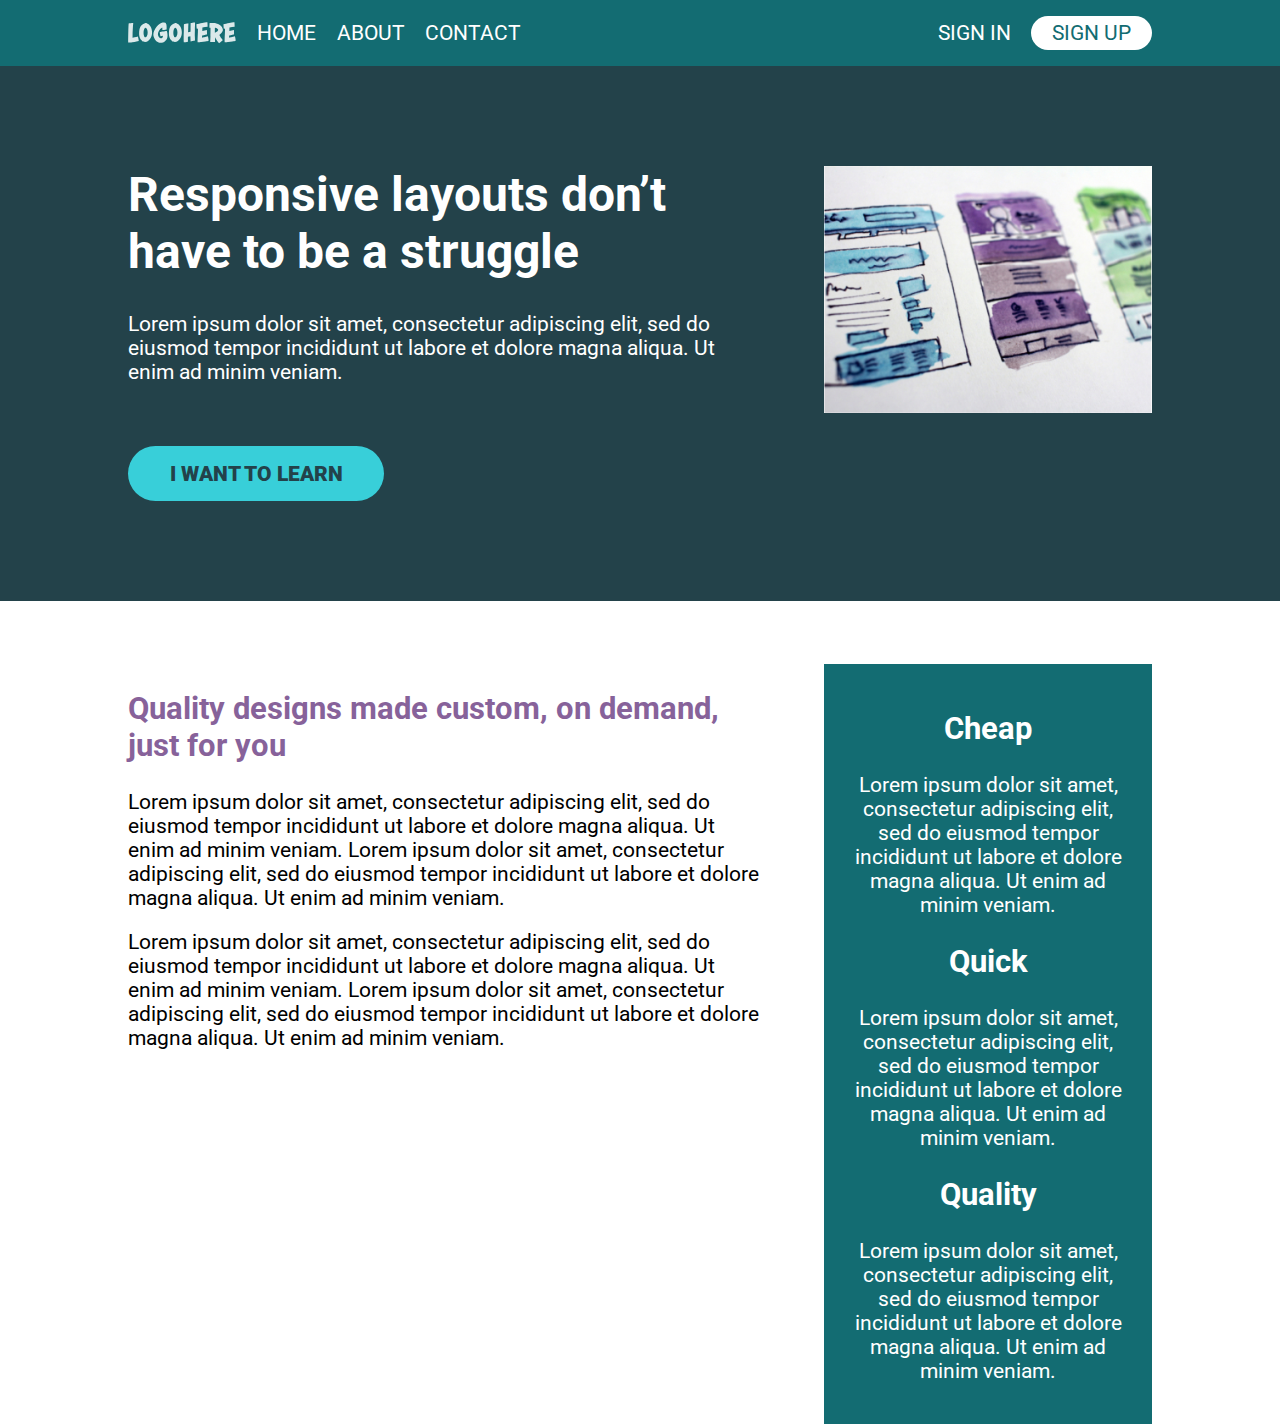
<file: Responsive Designs/Code/adding media query/index.html>
<!DOCTYPE html>
<html lang="en">
<head>
    <meta charset="UTF-8">
    <meta name="viewport" content="width=device-width, initial-scale=1.0">
    <title>Conquering Responsive Layouts</title>
    <link href="https://fonts.googleapis.com/css2?family=Roboto:wght@400;900&display=swap" rel="stylesheet"> 
    <link rel="stylesheet" href="style.css">
</head>
<body>
    <header>
        <div class="container row">
            <a class="logo" href="#">
                <img src="img/logo.svg" alt="conquering responsive websites">
            </a>
            <nav class="nav">
                <ul class="nav__list nav__list--primary">
                    <li class="nav__item"><a href="#" class="nav__link">Home</a></li>
                    <li class="nav__item"><a href="#" class="nav__link">About</a></li>
                    <li class="nav__item"><a href="#" class="nav__link">Contact</a></li>
                </ul>
                <ul class="nav__list nav__list--secondary">
                    <li class="nav__item"><a href="#" class="nav__link">Sign In</a></li>
                    <li class="nav__item"><a href="#" class="nav__link nav__link--button">Sign up</a></li>
                </ul>
            </nav>
    </div>
    </header>

    <section class="hero">
        <div class="container row">
            <div class="hero__text">
                <h1>Responsive layouts don’t have to be a struggle</h1>
                <p>Lorem ipsum dolor sit amet, consectetur adipiscing elit, sed do eiusmod tempor incididunt ut labore et dolore magna aliqua. Ut enim ad minim veniam.</p>
                <a href="#" class="btn">I want to learn</a>
            </div>
            <img src="img/hero-img.jpg" alt="UX design sketches" class="hero__img">
        </div>
    </section> 

    <main class="main container row">
            <section class="primary-content">
                <h2 class="section-title">Quality designs made custom, on demand, just for you</h2>
                <p>Lorem ipsum dolor sit amet, consectetur adipiscing elit, sed do eiusmod tempor incididunt ut labore et dolore magna aliqua. Ut enim ad minim veniam. Lorem ipsum dolor sit amet, consectetur adipiscing elit, sed do eiusmod tempor incididunt ut labore et dolore magna aliqua. Ut enim ad minim veniam.</p>
                <p>Lorem ipsum dolor sit amet, consectetur adipiscing elit, sed do eiusmod tempor incididunt ut labore et dolore magna aliqua. Ut enim ad minim veniam. Lorem ipsum dolor sit amet, consectetur adipiscing elit, sed do eiusmod tempor incididunt ut labore et dolore magna aliqua. Ut enim ad minim veniam.</p>
            </section>
            <aside class="sidebar">
                <h2 class="sidebar-title">Cheap</h2>
                <p>Lorem ipsum dolor sit amet, consectetur adipiscing elit, sed do eiusmod tempor incididunt ut labore et dolore magna aliqua. Ut enim ad minim veniam.</p>

                <h2 class="sidebar-title">Quick</h2>
                <p>Lorem ipsum dolor sit amet, consectetur adipiscing elit, sed do eiusmod tempor incididunt ut labore et dolore magna aliqua. Ut enim ad minim veniam.</p>

                <h2 class="sidebar-title">Quality</h2>
                <p>Lorem ipsum dolor sit amet, consectetur adipiscing elit, sed do eiusmod tempor incididunt ut labore et dolore magna aliqua. Ut enim ad minim veniam.</p>
            </aside>
    </main>

    

</body>
</html>
</file>
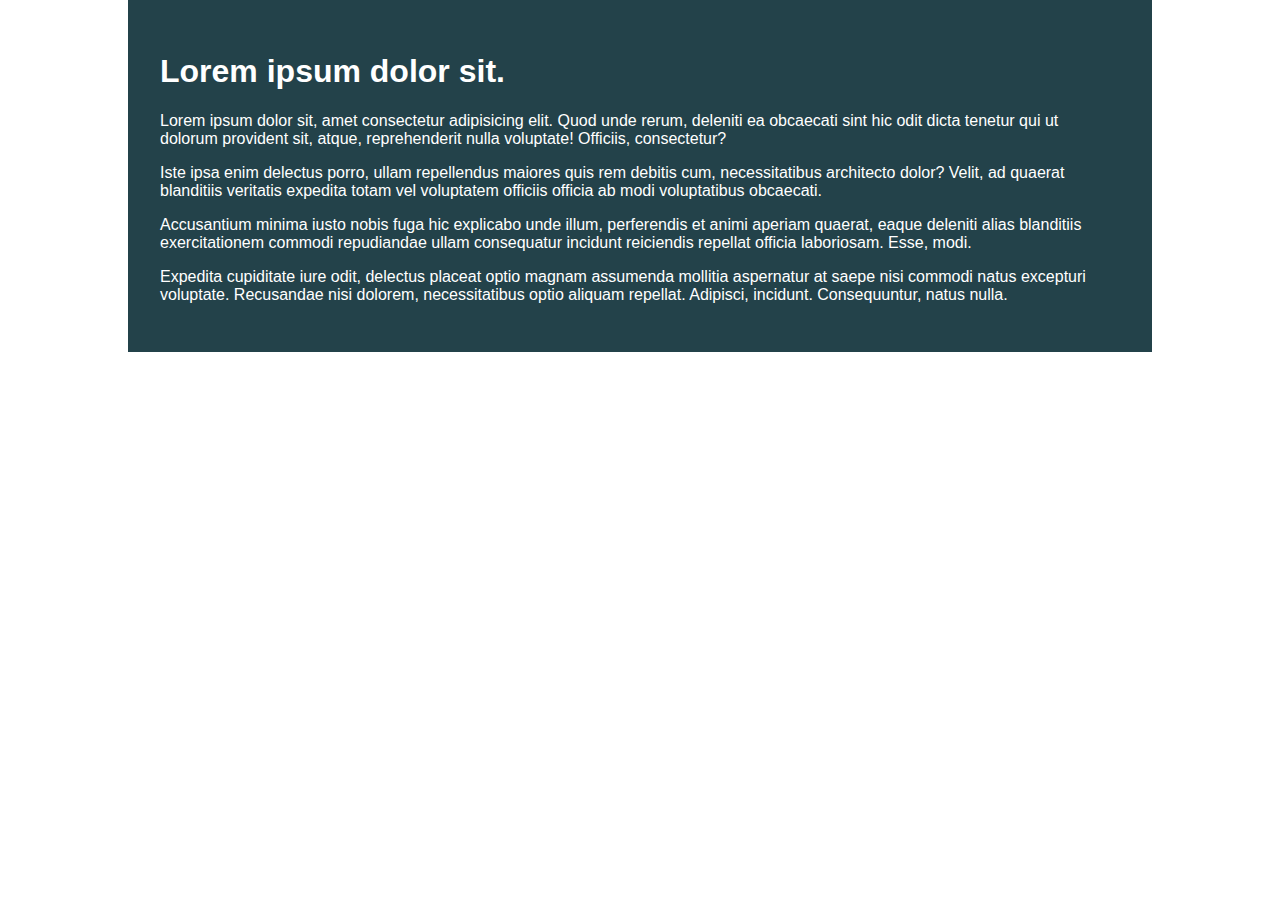
<file: Responsive Designs/Code/challenge01/index.html>
<!DOCTYPE html>
<html lang="en">

<head>
    <meta charset="UTF-8">
    <meta name="viewport" content="width=device-width, initial-scale=1.0">
    <title>Day 01</title>

    <link rel="stylesheet" href="style.css">
</head>

<body>
    <div class="container">
        <div class="intro-content">
            <h1>Lorem ipsum dolor sit.</h1>
            <p>Lorem ipsum dolor sit, amet consectetur adipisicing elit. Quod unde rerum, deleniti ea obcaecati sint hic
                odit dicta tenetur qui ut dolorum provident sit, atque, reprehenderit nulla voluptate! Officiis,
                consectetur?</p>
            <p>Iste ipsa enim delectus porro, ullam repellendus maiores quis rem debitis cum, necessitatibus architecto
                dolor? Velit, ad quaerat blanditiis veritatis expedita totam vel voluptatem officiis officia ab modi
                voluptatibus obcaecati.</p>
            <p>Accusantium minima iusto nobis fuga hic explicabo unde illum, perferendis et animi aperiam quaerat, eaque
                deleniti alias blanditiis exercitationem commodi repudiandae ullam consequatur incidunt reiciendis
                repellat officia laboriosam. Esse, modi.</p>
            <p>Expedita cupiditate iure odit, delectus placeat optio magnam assumenda mollitia aspernatur at saepe nisi
                commodi natus excepturi voluptate. Recusandae nisi dolorem, necessitatibus optio aliquam repellat.
                Adipisci, incidunt. Consequuntur, natus nulla.</p>
        </div>
    </div>
</body>

</html>
</file>
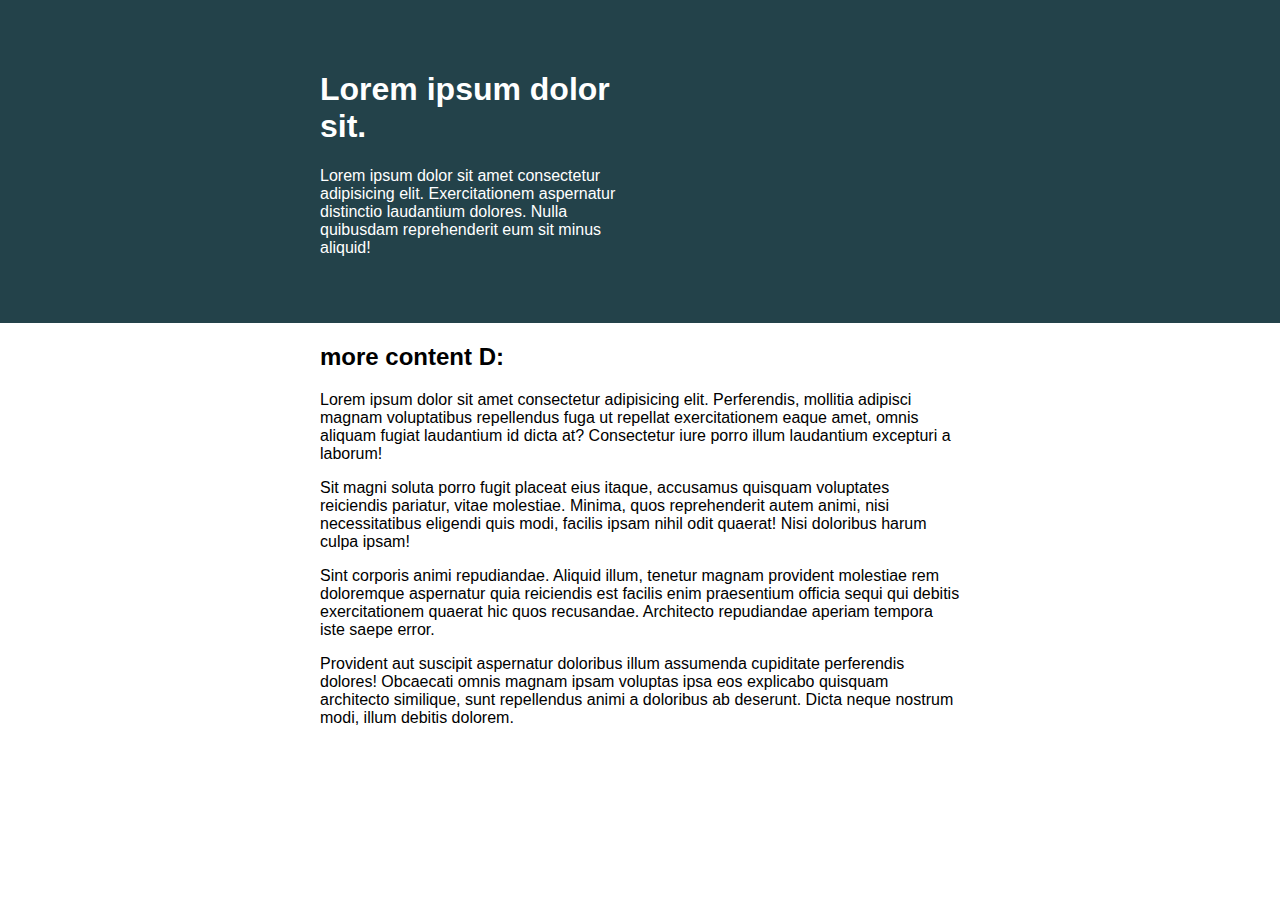
<file: Responsive Designs/Code/challenge02/index.html>
<!DOCTYPE html>
<html lang="en">

<head>
    <meta charset="UTF-8">
    <meta name="viewport" content="width=device-width, initial-scale=1.0">
    <title>Day 01</title>

    <link rel="stylesheet" href="style.css">
</head>

<body>
    <div class="intro">
        <div class="container">
            <div class="intro-content">
                <h1>Lorem ipsum dolor sit.</h1>
                <p>Lorem ipsum dolor sit amet consectetur adipisicing elit. Exercitationem aspernatur distinctio
                    laudantium
                    dolores. Nulla quibusdam reprehenderit eum sit minus aliquid!</p>
            </div>
        </div>
    </div>
    <div class="container">
        <h2>more content D:</h2>
        <p>Lorem ipsum dolor sit amet consectetur adipisicing elit. Perferendis, mollitia adipisci magnam
            voluptatibus repellendus fuga ut repellat exercitationem eaque amet, omnis aliquam fugiat laudantium id
            dicta at? Consectetur iure porro illum laudantium excepturi a laborum!</p>
        <p>Sit magni soluta porro fugit placeat eius itaque, accusamus quisquam voluptates reiciendis pariatur,
            vitae molestiae. Minima, quos reprehenderit autem animi, nisi necessitatibus eligendi quis modi, facilis
            ipsam nihil odit quaerat! Nisi doloribus harum culpa ipsam!</p>
        <p>Sint corporis animi repudiandae. Aliquid illum, tenetur magnam provident molestiae rem doloremque
            aspernatur quia reiciendis est facilis enim praesentium officia sequi qui debitis exercitationem quaerat
            hic quos recusandae. Architecto repudiandae aperiam tempora iste saepe error.</p>
        <p>Provident aut suscipit aspernatur doloribus illum assumenda cupiditate perferendis dolores! Obcaecati
            omnis magnam ipsam voluptas ipsa eos explicabo quisquam architecto similique, sunt repellendus animi a
            doloribus ab deserunt. Dicta neque nostrum modi, illum debitis dolorem.</p>
    </div>
</body>

</html>
</file>
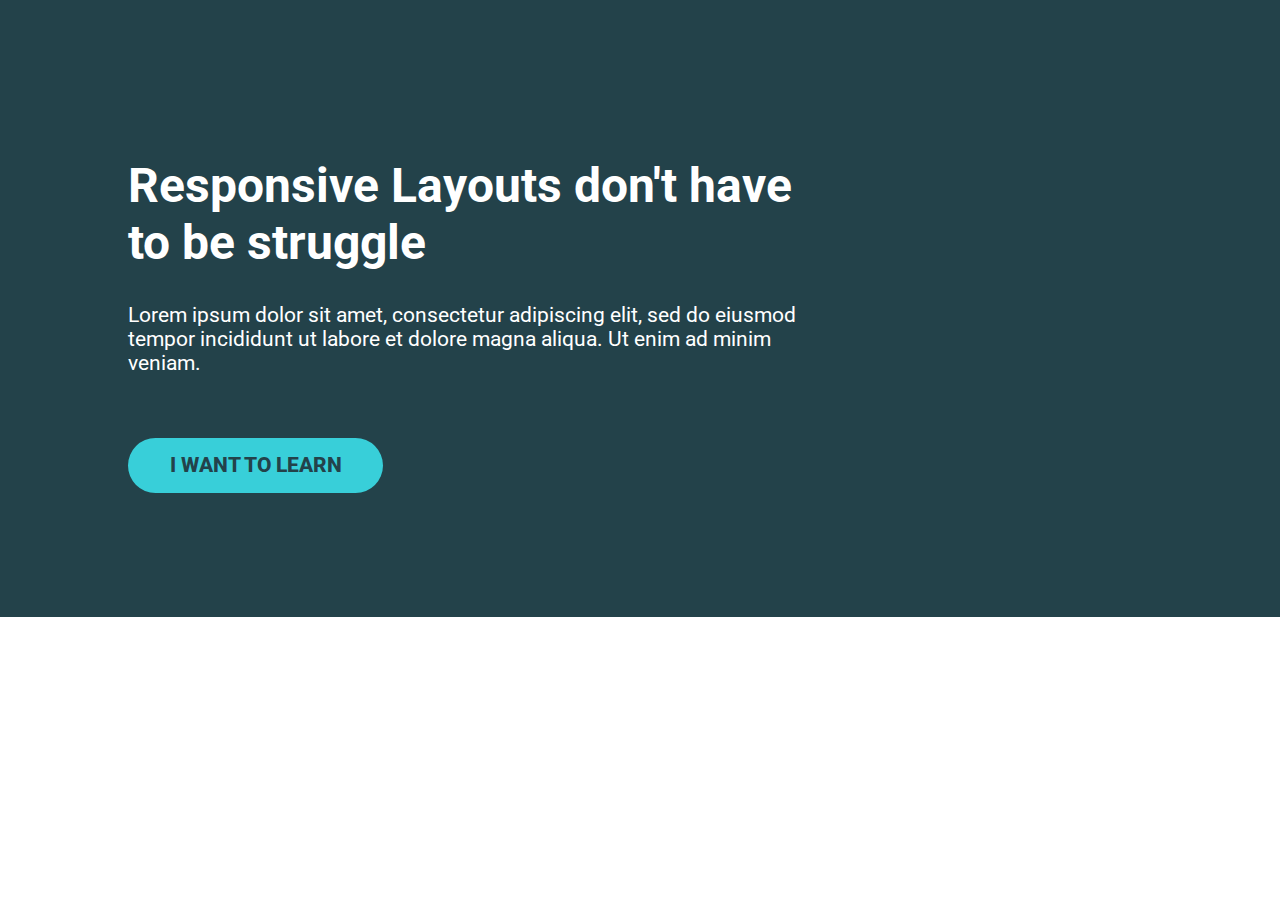
<file: Responsive Designs/Code/challenge03/index.html>
<!DOCTYPE html>
<html lang="en">

<head>
    <meta charset="UTF-8">
    <meta http-equiv="X-UA-Compatible" content="IE=edge">
    <meta name="viewport" content="width=device-width, initial-scale=1.0">
    <title>Document</title>
    <link rel="preconnect" href="https://fonts.gstatic.com">
    <link href="https://fonts.googleapis.com/css2?family=Roboto:wght@400;900&display=swap" rel="stylesheet">
    <link rel="stylesheet" href="main.css">
</head>

<body>
    <div class="main-body">
        <div class="container">
            <div class="main-body__text">
                <h1 class="heading">Responsive Layouts don't have to be struggle</h1>
                <p class="content">Lorem ipsum dolor sit amet, consectetur adipiscing elit, sed do eiusmod tempor incididunt ut labore et dolore magna aliqua. Ut enim ad minim veniam.</p>
                <a href="#" class="btn">I want to learn</a>
            </div>
        </div>
    </div>  
</body>

</html>
</file>
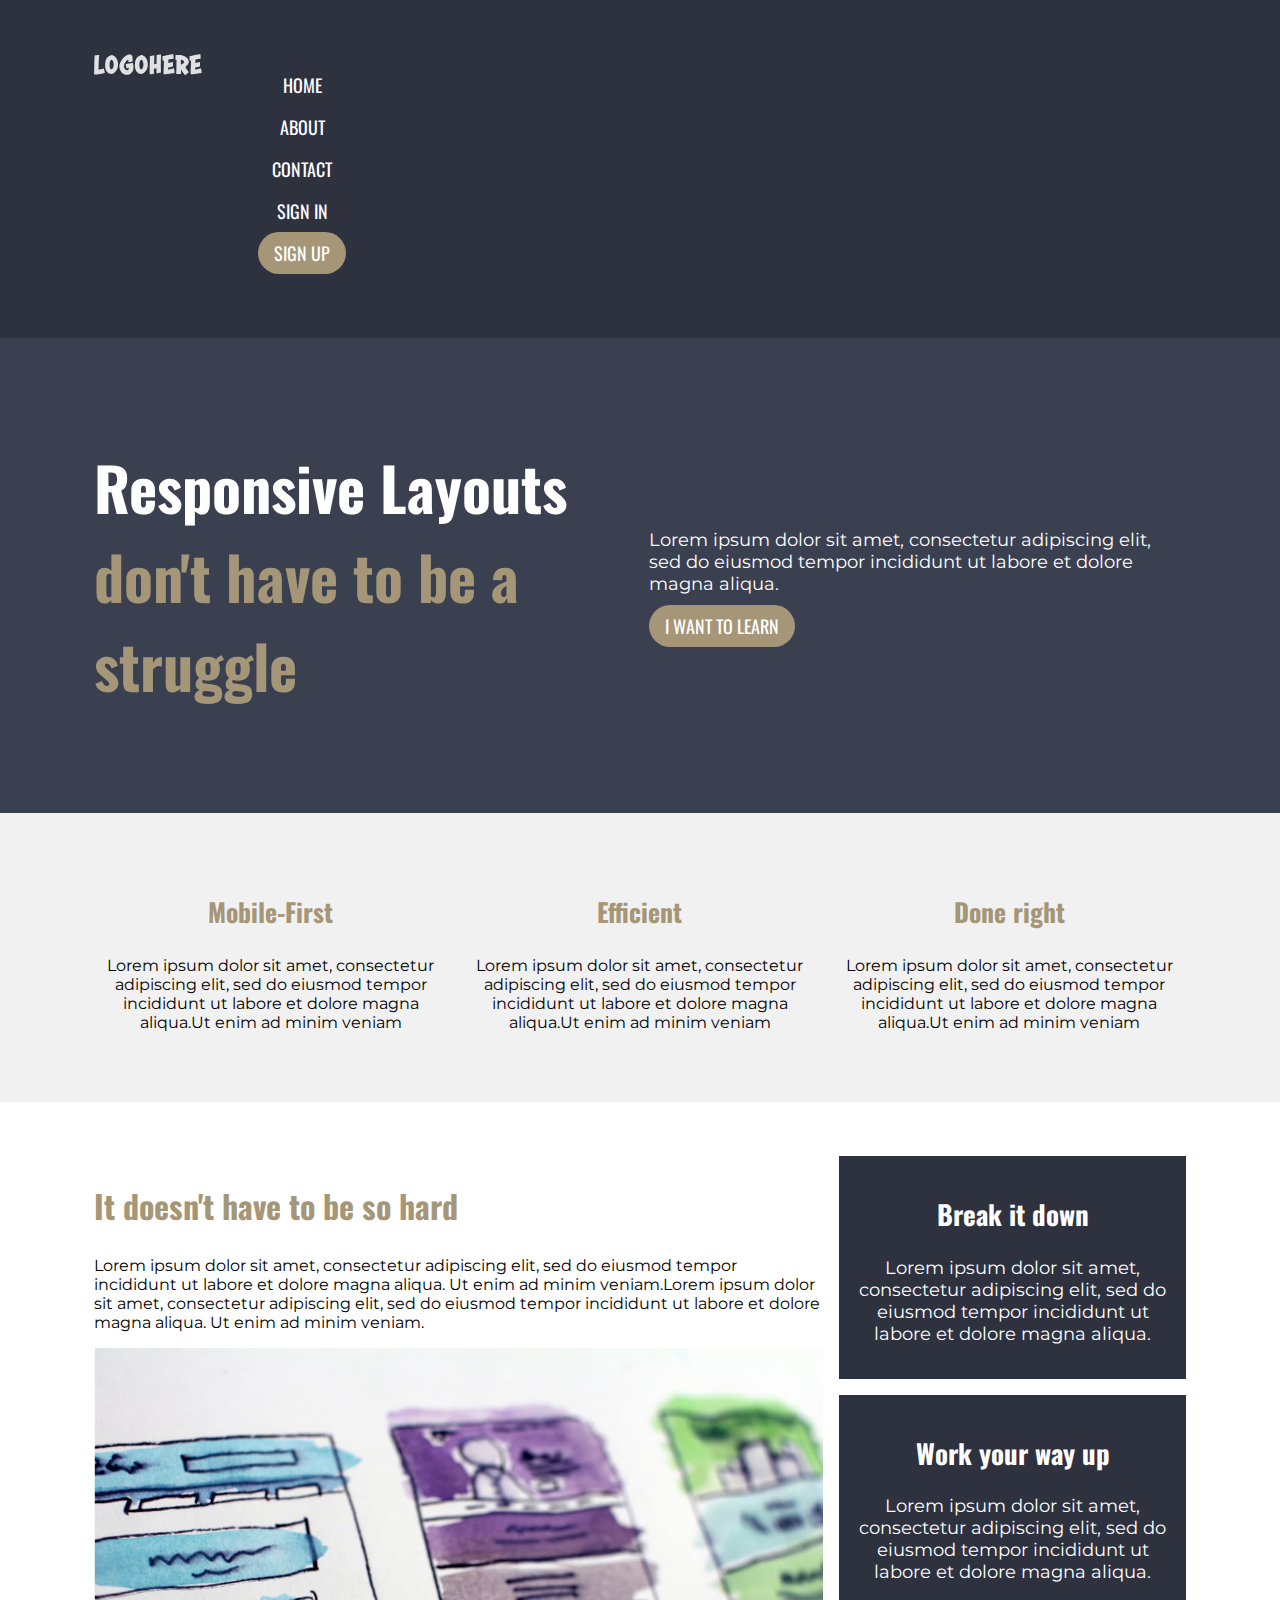
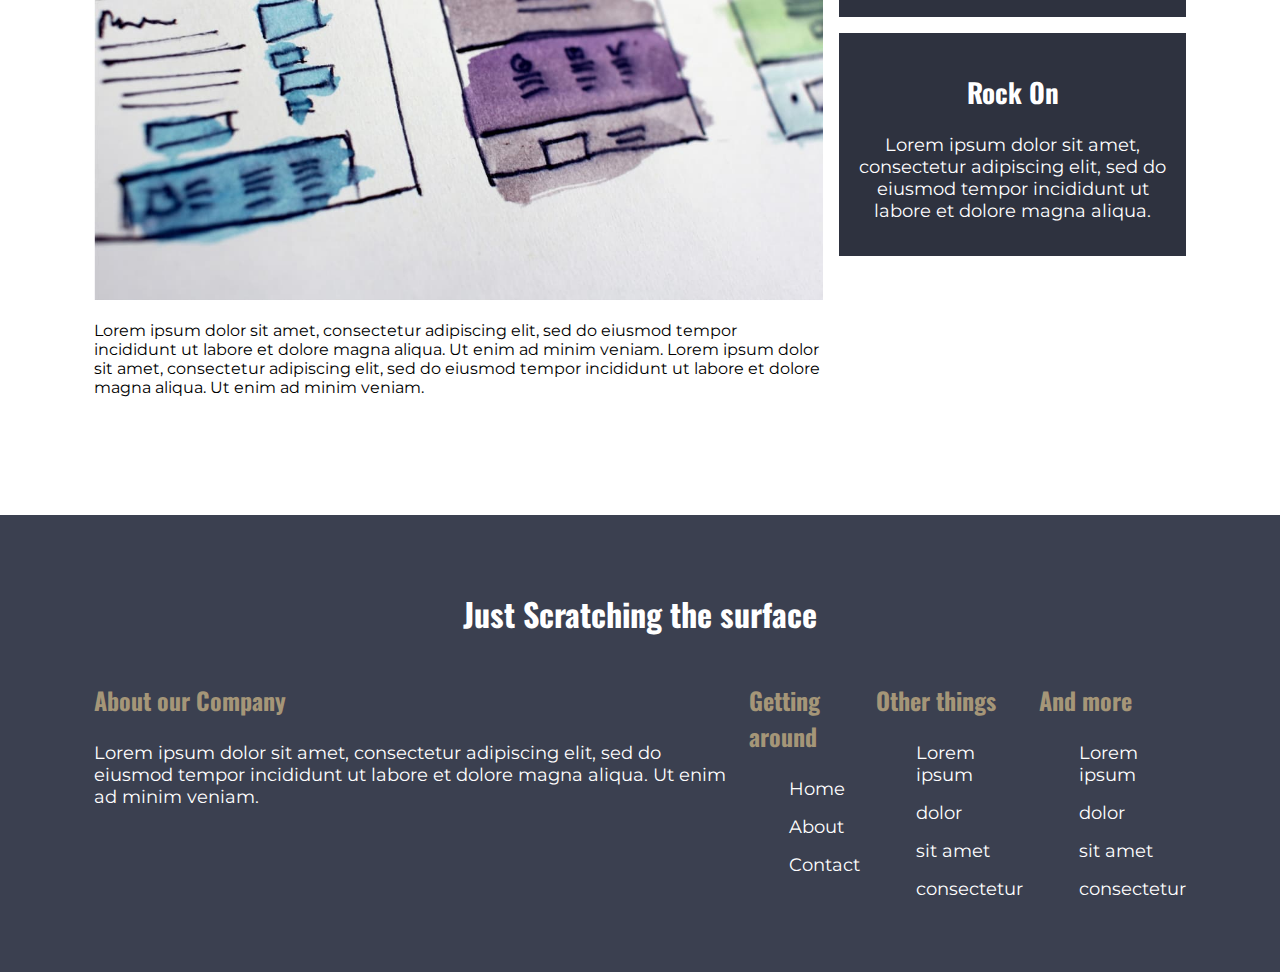
<file: Responsive Designs/Code/Final Challenge/index.html>
<!DOCTYPE html>
<html lang="en">
<head>
    <meta charset="UTF-8">
    <meta http-equiv="X-UA-Compatible" content="IE=edge">
    <meta name="viewport" content="width=device-width, initial-scale=1.0">
    <title>Document</title>
    <link rel="preconnect" href="https://fonts.gstatic.com">
    <link href="https://fonts.googleapis.com/css2?family=Montserrat&family=Oswald:wght@700&display=swap" rel="stylesheet"> 
    <link rel="stylesheet" href="style.css">
</head>
<body>
    <header>
        <div class="container">
            <div class="row">
                <a href = "#" class="logo__container">
                    <img src="logo.svg" alt="responsive layouts don't have to struggle">
                </a>
                <nav class="nav">
                    <ul class="nav__list">
                        <li class="nav__item"><a href="#" class="nav__link">Home</a></li>
                        <li class="nav__item"><a href="#" class="nav__link">About</a></li>
                        <li class="nav__item"><a href="#" class="nav__link">Contact</a></li>
                        <li class="nav__item"><a href="#" class="nav__link">Sign In</a></li>
                        <li class="nav__item"><a href="#" class="nav__link nav__link--btn">Sign Up</a></li>
                    </ul>
                </nav>
            </div>
        </div>
    </header>
    <section class="section__one">
    <div class="container">
        <div class="row">
            <div class="section__one__title">
                <h2>Responsive Layouts <span class="section__one__title--textChange"> don't have to be a struggle</span></h2>
            </div>
            <div class="section__one__content">
                <p class="section__one__main">
                    Lorem ipsum dolor sit amet, consectetur adipiscing elit, sed do eiusmod tempor incididunt ut labore et dolore magna aliqua.
                </p>
                <div class="section__one__button">
                    <span class="section__one--btn"> I want to learn </span>
                </div>
        </div>
    </div>
    </div>
    </section>
    <section class="section__two">
        <div class="container">
            <div class="row">
                <div class="section__two__content">
                    <h3>Mobile-First</h3>
                    <p>
                        Lorem ipsum dolor sit amet, consectetur adipiscing elit, sed do eiusmod tempor incididunt ut labore et dolore magna aliqua.Ut enim ad minim veniam
                    </p>
                </div>
                <div class="section__two__content">
                    <h3>Efficient</h3>
                    <p>
                        Lorem ipsum dolor sit amet, consectetur adipiscing elit, sed do eiusmod tempor incididunt ut labore et dolore magna aliqua.Ut enim ad minim veniam
                    </p>
                </div>
                <div class="section__two__content">
                    <h3>Done right</h3>
                    <p>
                        Lorem ipsum dolor sit amet, consectetur adipiscing elit, sed do eiusmod tempor incididunt ut labore et dolore magna aliqua.Ut enim ad minim veniam
                    </p>
                </div>
            </div>
        </div>
    </section>
    <section class="section__three">
        <div class="container">
            <div class="row">
                <main>
                    <div class="section__three__main__content">
                        <h2>It doesn't have to be so hard</h2>
                        <p>
                            Lorem ipsum dolor sit amet, consectetur adipiscing elit, sed do eiusmod tempor incididunt ut labore et dolore magna aliqua. Ut enim ad minim veniam.Lorem ipsum dolor sit amet, consectetur adipiscing elit, sed do eiusmod tempor incididunt ut labore et dolore magna aliqua. Ut enim ad minim veniam.
                        </p>
                        <img src="the-image.jpg" alt="Responsive web page">
                        <p>
                            Lorem ipsum dolor sit amet, consectetur adipiscing elit, sed do
                            eiusmod tempor incididunt ut labore et dolore magna aliqua. Ut
                            enim ad minim veniam. Lorem ipsum dolor sit amet, consectetur
                            adipiscing elit, sed do eiusmod tempor incididunt ut labore et
                            dolore magna aliqua. Ut enim ad minim veniam.
                        </p>
                    </div>
                </main>
                <aside>
                    <div class="section__three__aside__content">
                        <h2>Break it down</h2>
                        <p>Lorem ipsum dolor sit amet, consectetur adipiscing elit, sed do eiusmod tempor incididunt ut labore et dolore magna aliqua.</p>
                    </div>
                    <div class="section__three__aside__content">
                        <h2>Work your way up</h2>
                        <p>Lorem ipsum dolor sit amet, consectetur adipiscing elit, sed do eiusmod tempor incididunt ut labore et dolore magna aliqua.</p>
                    </div>
                    <div class="section__three__aside__content">
                        <h2>Rock On</h2>
                        <p>Lorem ipsum dolor sit amet, consectetur adipiscing elit, sed do eiusmod tempor incididunt ut labore et dolore magna aliqua.</p>
                    </div>
                </aside>
            </div>
        </div>
        
    </section>
    <footer class="footer__container">
        <div class="container">
            <div class="footer__container__title">
                <h1>Just Scratching the surface</h1>
            </div>
            <div class="row">
                <div class="footer__container__content">
                    <h3>About our Company</h3>
                    <p>Lorem ipsum dolor sit amet, consectetur adipiscing elit, sed do eiusmod tempor incididunt ut labore et dolore magna aliqua. Ut enim ad minim veniam.</p>
                </div>
                <div class="footer__container__content">
                    <h3>Getting around</h3>
                    <nav class="footer__nav">
                        <ul class="footer__nav__list">
                            <li class="footer__nav__item"><a href="#" class="footer__nav__link">Home</a></li>
                            <li class="footer__nav__item"><a href="#" class="footer__nav__link">About</a></li>
                            <li class="footer__nav__item"><a href="#" class="footer__nav__link">Contact</a></li>
                        </ul>
                    </nav>
                </div>
                <div class="footer__container__content">
                    <h3>Other things</h3>
                    <nav class="footer__nav">
                        <ul class="footer__nav__list">
                            <li class="footer__nav__item"><a href="#" class="footer__nav__link">Lorem ipsum</a></li>
                            <li class="footer__nav__item"><a href="#" class="footer__nav__link">dolor</a></li>
                            <li class="footer__nav__item"><a href="#" class="footer__nav__link">sit amet</a></li>
                            <li class="footer__nav__item"><a href="#" class="footer__nav__link">consectetur</a></li>
                        </ul>
                    </nav>
                </div>
                <div class="footer__container__content">
                    <h3>And more</h3>
                    <nav class="footer__nav">
                        <ul class="footer__nav__list">
                            <li class="footer__nav__item"><a href="#" class="footer__nav__link">Lorem ipsum</a></li>
                            <li class="footer__nav__item"><a href="#" class="footer__nav__link">dolor</a></li>
                            <li class="footer__nav__item"><a href="#" class="footer__nav__link">sit amet</a></li>
                            <li class="footer__nav__item"><a href="#" class="footer__nav__link">consectetur</a></li>
                        </ul>
                    </nav>
                </div>
            </div>
        </div>
    </footer>
</body>
</html>
</file>
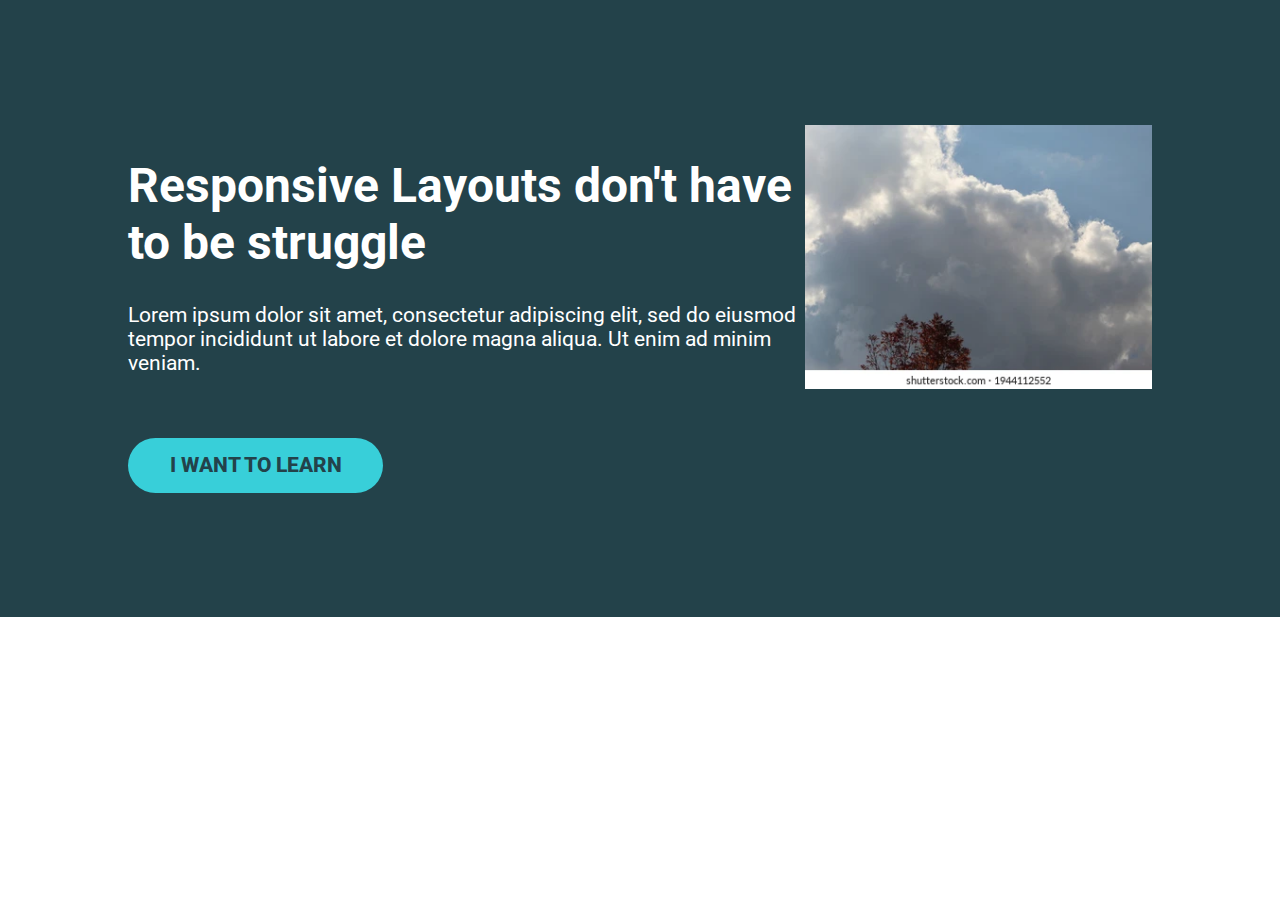
<file: Responsive Designs/Code/Flex box Image Adding/index.html>
<!DOCTYPE html>
<html lang="en">

<head>
    <meta charset="UTF-8">
    <meta http-equiv="X-UA-Compatible" content="IE=edge">
    <meta name="viewport" content="width=device-width, initial-scale=1.0">
    <title>Document</title>
    <link rel="preconnect" href="https://fonts.gstatic.com">
    <link href="https://fonts.googleapis.com/css2?family=Roboto:wght@400;900&display=swap" rel="stylesheet">
    <link rel="stylesheet" href="main.css">
</head>

<body>
    <div class="main-body">
        <div class="container row">
            <div class="main-body__text">
                <h1 class="heading">Responsive Layouts don't have to be struggle</h1>
                <p class="content">Lorem ipsum dolor sit amet, consectetur adipiscing elit, sed do eiusmod tempor incididunt ut labore et dolore magna aliqua. Ut enim ad minim veniam.</p>
                <a href="#" class="btn">I want to learn</a>
            </div>
            <div class="img__container">
                <img src="image.jpg" alt="cloud cover">
            </div>
        </div>
    </div>  

</body>

</html>
</file>
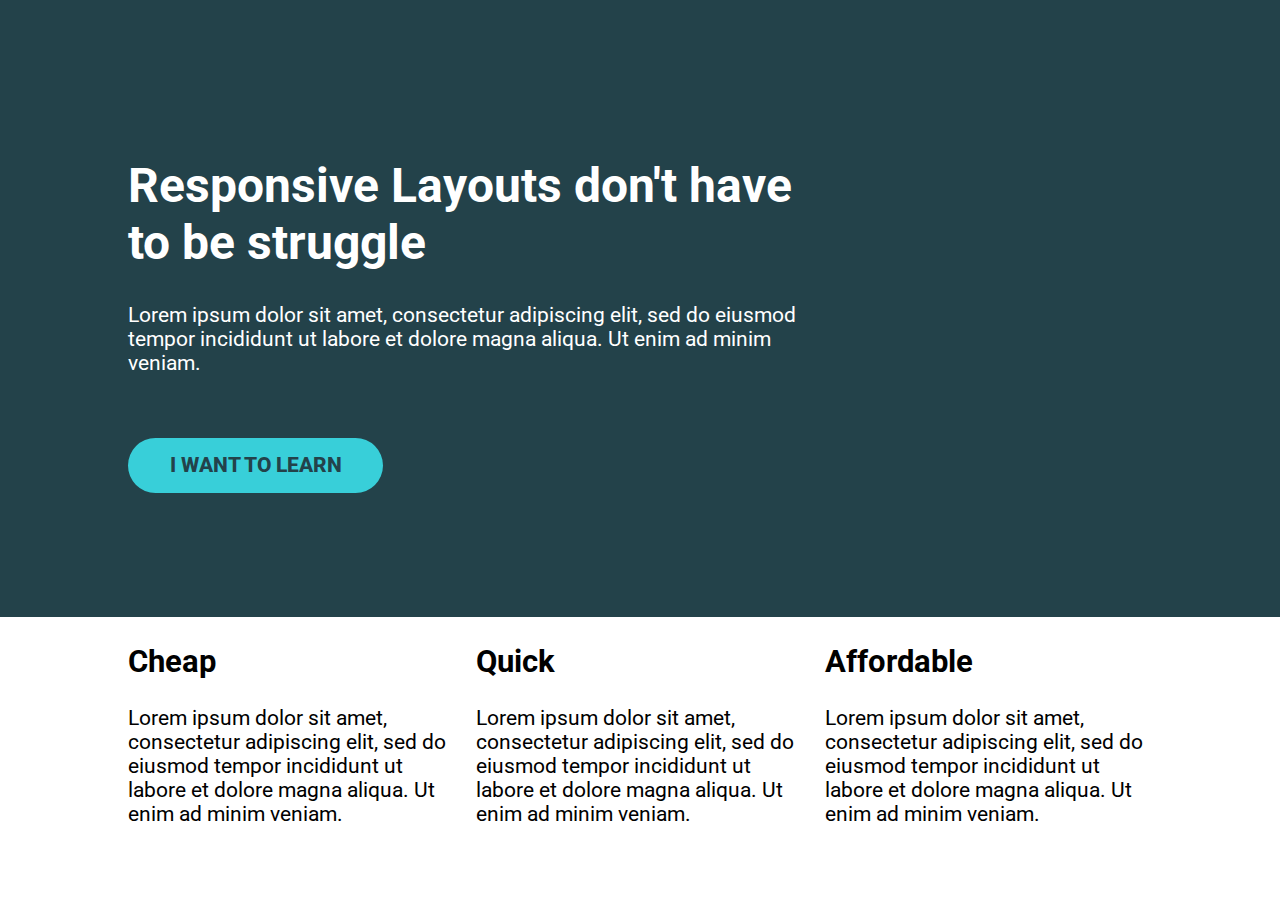
<file: Responsive Designs/Code/Flex box/index.html>
<!DOCTYPE html>
<html lang="en">

<head>
    <meta charset="UTF-8">
    <meta http-equiv="X-UA-Compatible" content="IE=edge">
    <meta name="viewport" content="width=device-width, initial-scale=1.0">
    <title>Document</title>
    <link rel="preconnect" href="https://fonts.gstatic.com">
    <link href="https://fonts.googleapis.com/css2?family=Roboto:wght@400;900&display=swap" rel="stylesheet">
    <link rel="stylesheet" href="main.css">
</head>

<body>
    <div class="main-body">
        <div class="container">
            <div class="main-body__text">
                <h1 class="heading">Responsive Layouts don't have to be struggle</h1>
                <p class="content">Lorem ipsum dolor sit amet, consectetur adipiscing elit, sed do eiusmod tempor incididunt ut labore et dolore magna aliqua. Ut enim ad minim veniam.</p>
                <a href="#" class="btn">I want to learn</a>
            </div>
        </div>
    </div>  
    <div class="container">
        <div class="row">
            <div class="col">
                <h2>Cheap</h2>
                <p>Lorem ipsum dolor sit amet, consectetur adipiscing elit, sed do eiusmod tempor incididunt ut labore et dolore magna aliqua. Ut enim ad minim veniam.</p>
            </div>
            <div class="col">
                <h2>Quick</h2>
                <p>Lorem ipsum dolor sit amet, consectetur adipiscing elit, sed do eiusmod tempor incididunt ut labore et dolore magna aliqua. Ut enim ad minim veniam.</p>
            </div>
            <div class="col">
                <h2>Affordable</h2>
                <p>Lorem ipsum dolor sit amet, consectetur adipiscing elit, sed do eiusmod tempor incididunt ut labore et dolore magna aliqua. Ut enim ad minim veniam.</p>
            </div>
        </div>
    </div>
</body>

</html>
</file>
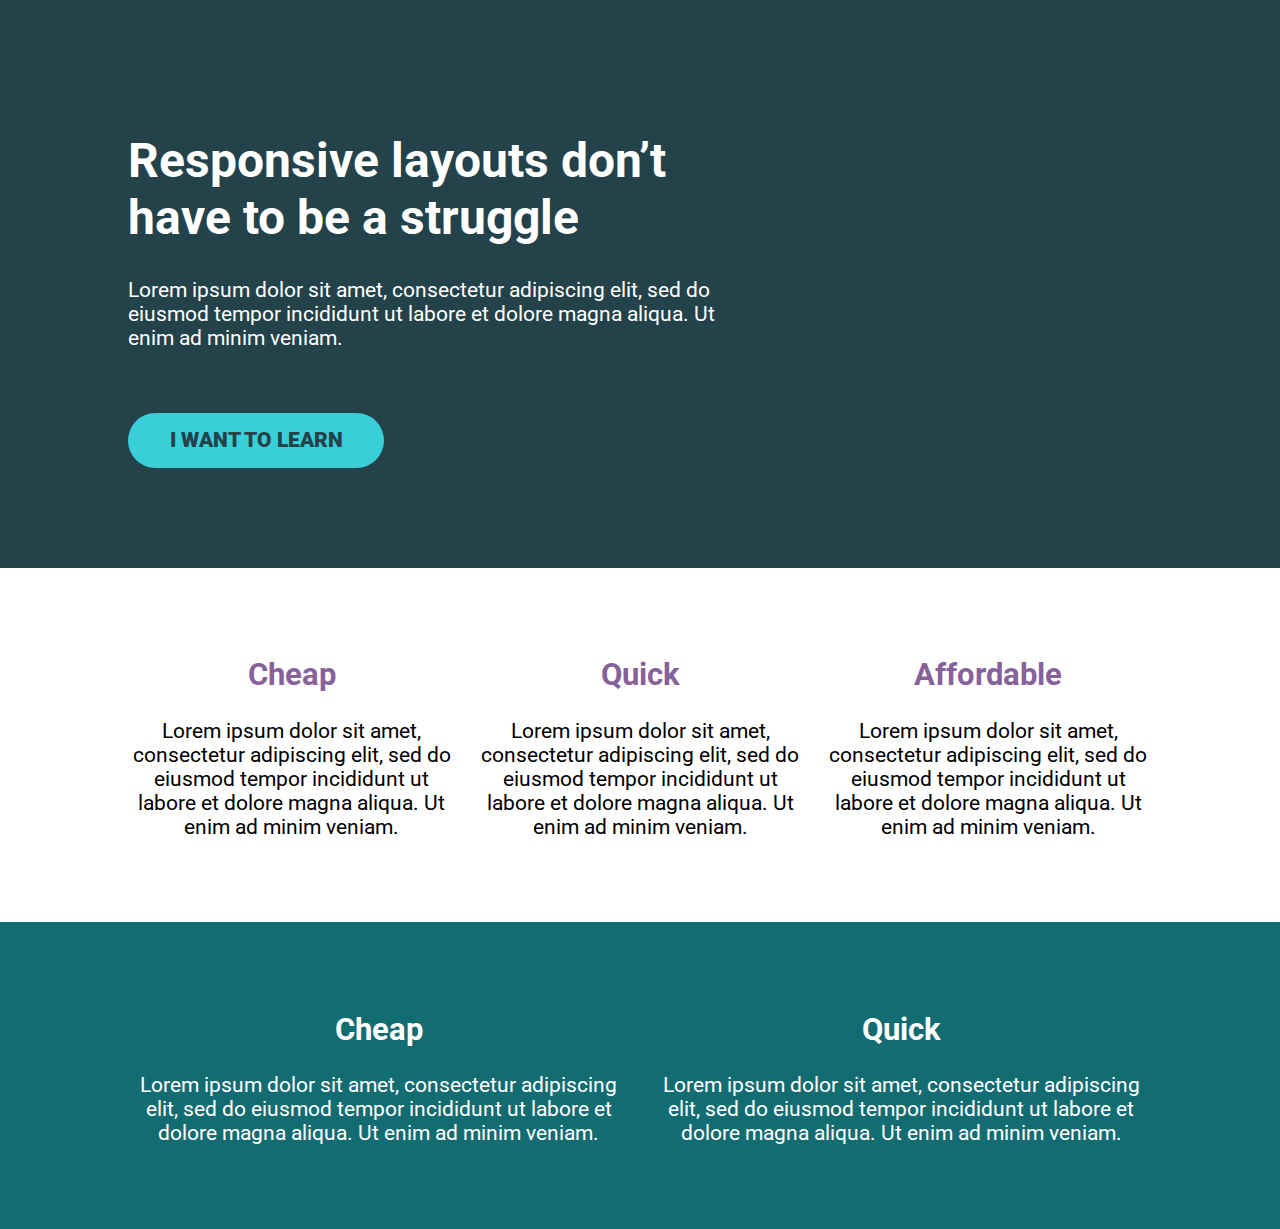
<file: Responsive Designs/Code/flexbox challenge01/index.html>
<!DOCTYPE html>
<html lang="en">

<head>
    <meta charset="UTF-8">
    <meta name="viewport" content="width=device-width, initial-scale=1.0">
    <title>Challenge time!</title>
    <link href="https://fonts.googleapis.com/css2?family=Roboto:wght@400;900&display=swap" rel="stylesheet">
    <link rel="stylesheet" href="style.css">
</head>

<body>
    <div class="main-body">
        <div class="container">
            <div class="main-body__text">
                <h1>Responsive layouts don’t have to be a struggle</h1>
                <p>Lorem ipsum dolor sit amet, consectetur adipiscing elit, sed do eiusmod tempor incididunt ut labore
                    et dolore magna aliqua. Ut enim ad minim veniam.</p>
                <a href="#" class="btn">I want to learn</a>
            </div>
        </div>
    </div>
    <div class="section-three-cols">
        <div class="container">
            <div class="row">
                <div class="col">
                    <h2 class="accent-text">Cheap</h2>
                    <p>Lorem ipsum dolor sit amet, consectetur adipiscing elit, sed do eiusmod tempor incididunt ut labore
                        et dolore magna aliqua. Ut enim ad minim veniam.</p>
                </div>
                <div class="col">
                    <h2 class="accent-text">Quick</h2>
                    <p>Lorem ipsum dolor sit amet, consectetur adipiscing elit, sed do eiusmod tempor incididunt ut labore
                        et dolore magna aliqua. Ut enim ad minim veniam.</p>
                </div>
                <div class="col">
                    <h2 class="accent-text">Affordable</h2>
                    <p>Lorem ipsum dolor sit amet, consectetur adipiscing elit, sed do eiusmod tempor incididunt ut labore
                        et dolore magna aliqua. Ut enim ad minim veniam.</p>
                </div>
            </div>
        </div>
    </div>
    <div class="section-two-cols">
        <div class="container">
            <div class="row">
                <div class="col">
                    <h2>Cheap</h2>
                    <p>Lorem ipsum dolor sit amet, consectetur adipiscing elit, sed do eiusmod tempor incididunt ut
                        labore
                        et dolore magna aliqua. Ut enim ad minim veniam.</p>
                </div>
                <div class="col">
                    <h2>Quick</h2>
                    <p>Lorem ipsum dolor sit amet, consectetur adipiscing elit, sed do eiusmod tempor incididunt ut
                        labore
                        et dolore magna aliqua. Ut enim ad minim veniam.</p>
                </div>
            </div>
        </div>
    </div>
</body>

</html>
</file>
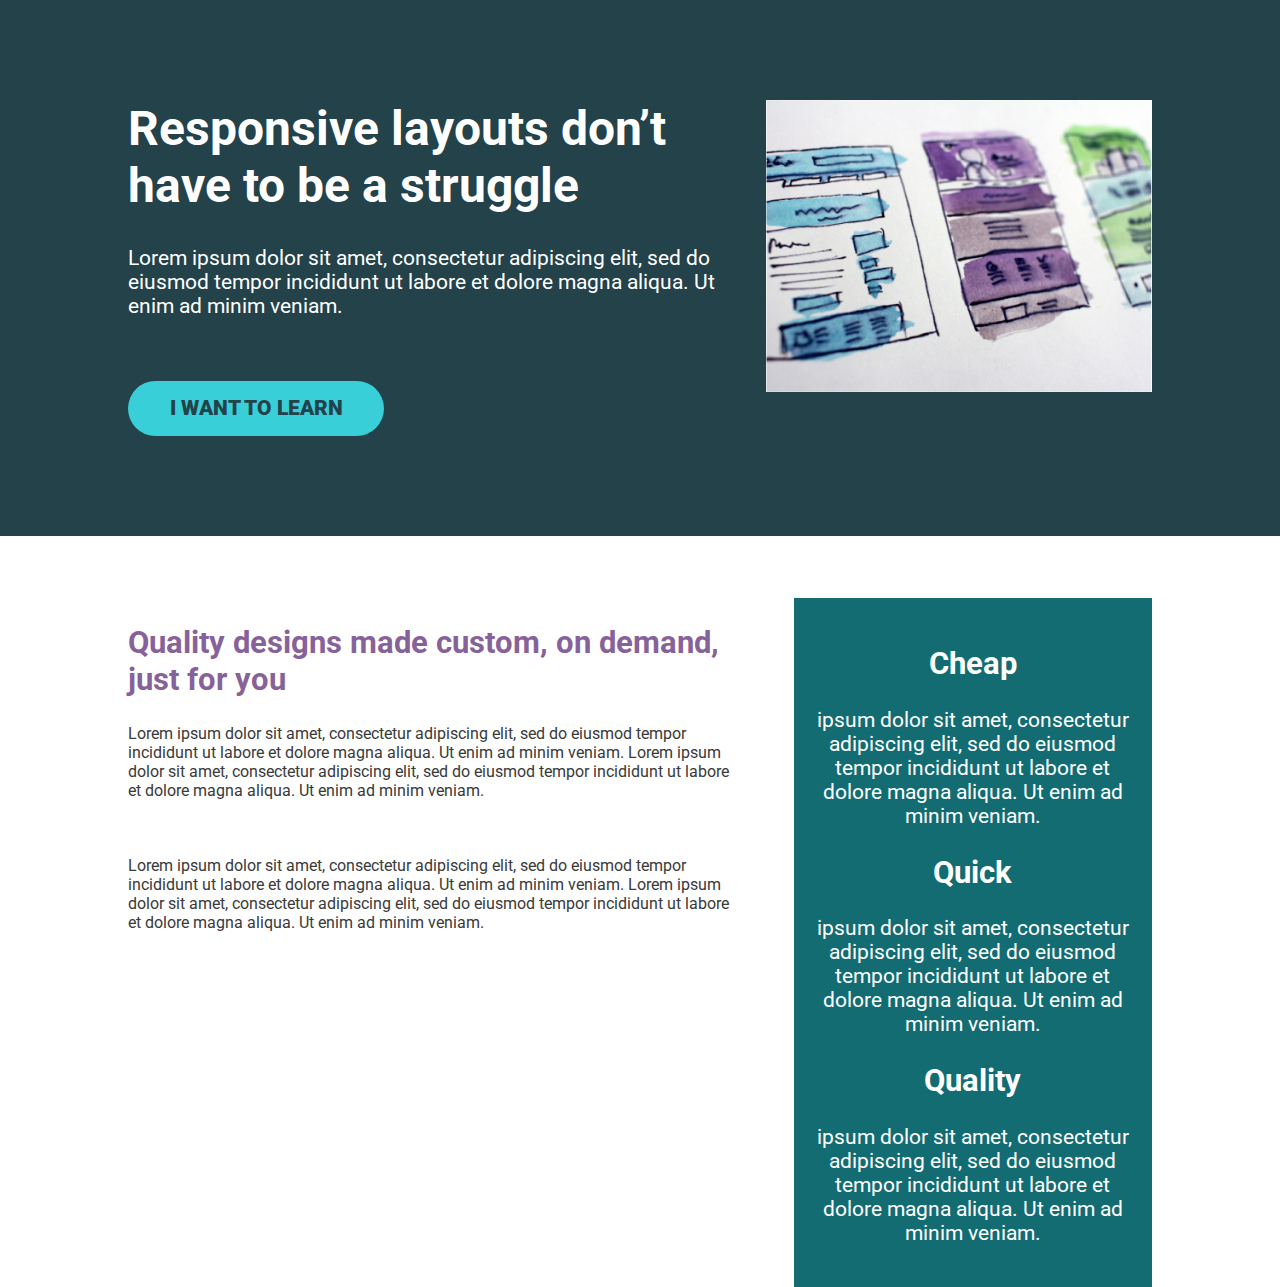
<file: Responsive Designs/Code/flexbox challenge02/index.html>
<!DOCTYPE html>
<html lang="en">

<head>
    <meta charset="UTF-8">
    <meta name="viewport" content="width=device-width, initial-scale=1.0">
    <title>Conquering Rsponsive Layouts</title>
    <link href="https://fonts.googleapis.com/css2?family=Roboto:wght@400;900&display=swap" rel="stylesheet">
    <link rel="stylesheet" href="style.css">
</head>

<body>
    <div class="hero">
        <div class="container row">
            <div class="hero__text">
                <h1>Responsive layouts don’t have to be a struggle</h1>
                <p>Lorem ipsum dolor sit amet, consectetur adipiscing elit, sed do eiusmod tempor incididunt ut labore
                    et dolore magna aliqua. Ut enim ad minim veniam.</p>
                <a href="#" class="btn">I want to learn</a>
            </div>
            <div class="img__hero">
                <img src="img/hero-img.jpg" alt="website sketches">
            </div>
        </div>
    </div>
    <div class="section">
        <div class="container row">
            <div class="section__body">
                <h2 class="head_color">Quality designs made custom, on demand, just for you</h2>
                <p class="section__color__font">
                    Lorem ipsum dolor sit amet, consectetur adipiscing elit, sed do eiusmod tempor incididunt ut labore
                    et dolore magna aliqua. Ut enim ad minim veniam. Lorem ipsum dolor sit amet, consectetur adipiscing
                    elit, sed do eiusmod tempor incididunt ut labore et dolore magna aliqua. Ut enim ad minim veniam.
                </p>
                <br>
                <p class="section__color__font">
                    Lorem ipsum dolor sit amet, consectetur adipiscing elit, sed do eiusmod tempor incididunt ut labore
                    et dolore magna aliqua. Ut enim ad minim veniam. Lorem ipsum dolor sit amet, consectetur adipiscing
                    elit, sed do eiusmod tempor incididunt ut labore et dolore magna aliqua. Ut enim ad minim veniam.
                </p>
            </div>
            <div class="section__article__right">
                <div class="section__article__text col">
                    <h2>Cheap</h2>
                    <p> ipsum dolor sit amet, consectetur adipiscing elit, sed do eiusmod tempor incididunt ut labore et dolore magna aliqua. Ut enim ad minim veniam.</p>
                </div>
                <div class="section__article__text col">
                    <h2>Quick</h2>
                    <p> ipsum dolor sit amet, consectetur adipiscing elit, sed do eiusmod tempor incididunt ut labore et dolore magna aliqua. Ut enim ad minim veniam.</p>
                </div>
                <div class="section__article__text col">
                    <h2>Quality</h2>
                    <p> ipsum dolor sit amet, consectetur adipiscing elit, sed do eiusmod tempor incididunt ut labore et dolore magna aliqua. Ut enim ad minim veniam.</p>
                </div>
            </div>
        </div>
    </div>
</body>

</html>
</file>
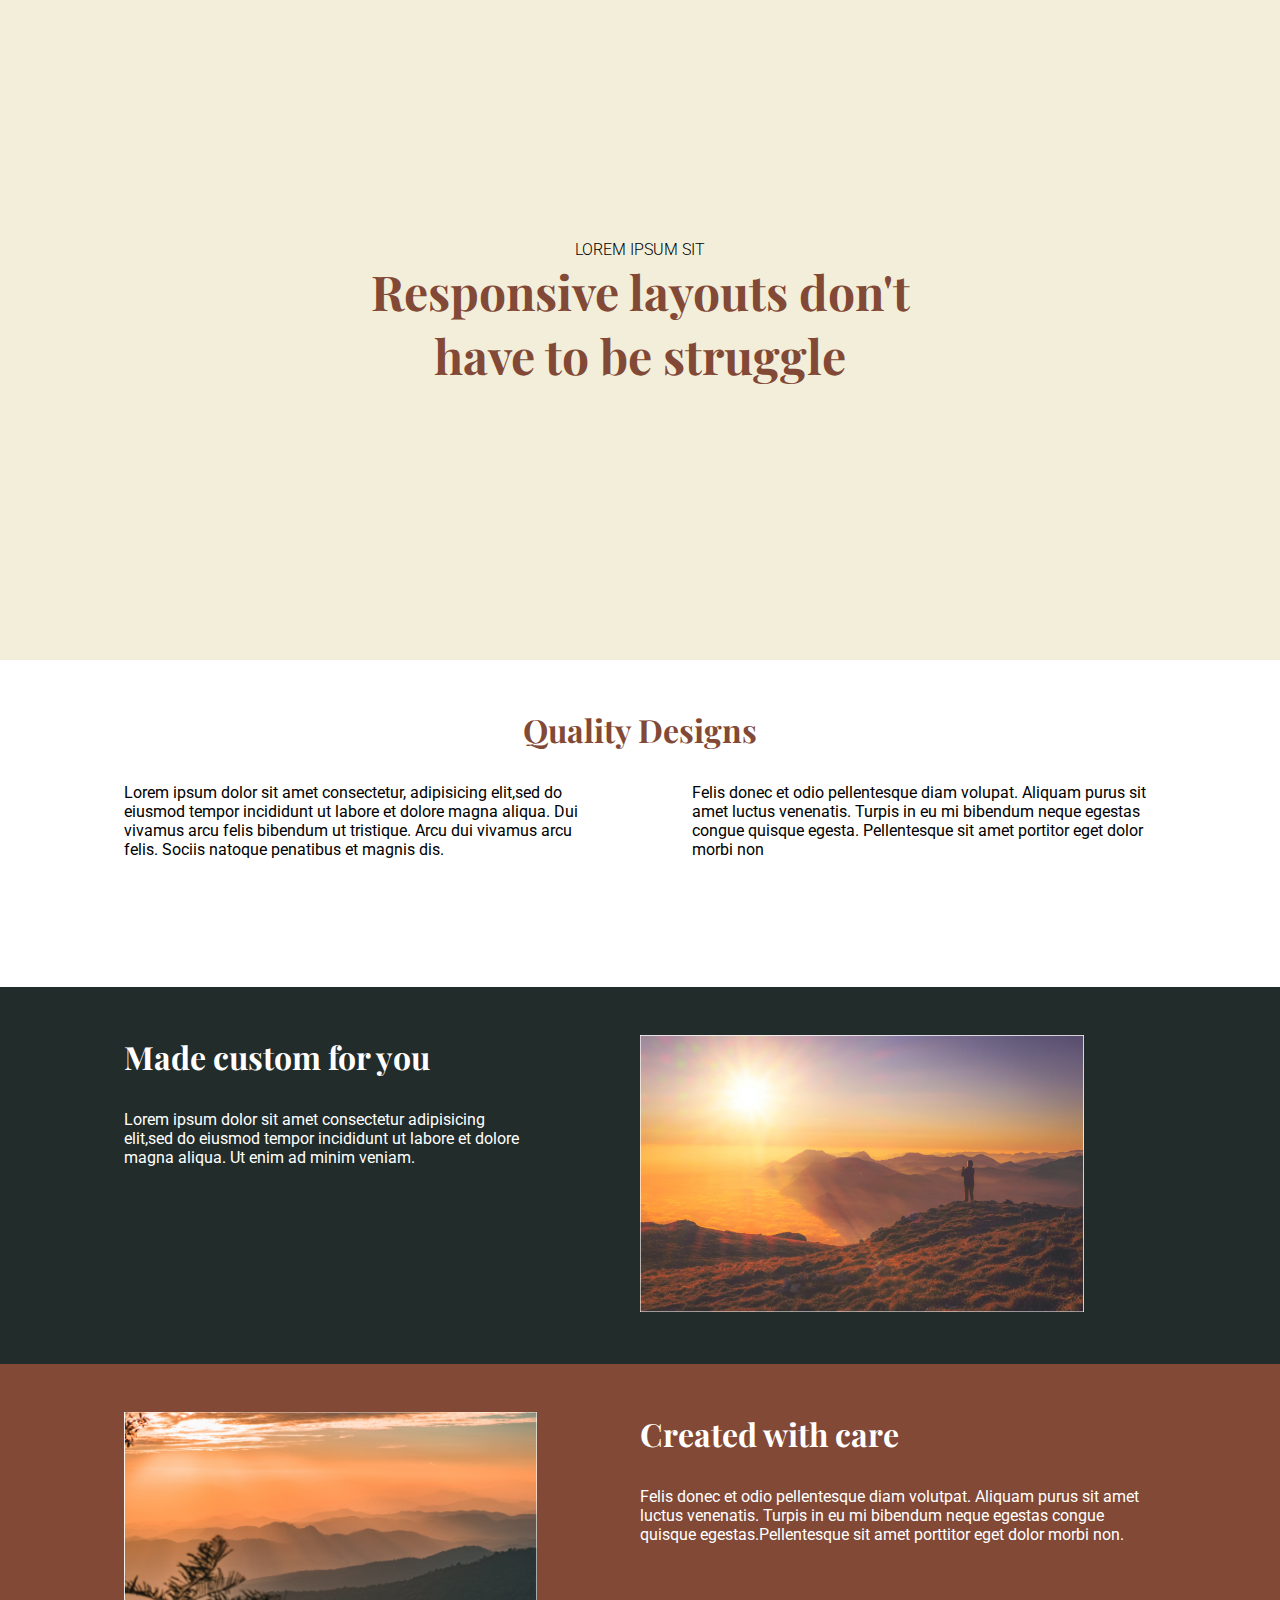
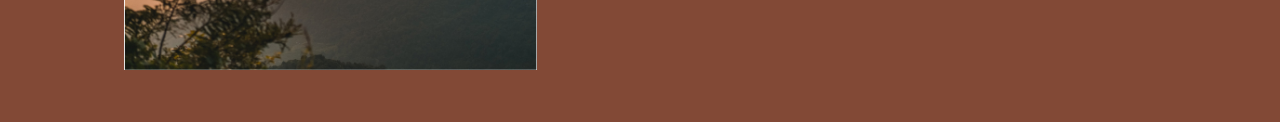
<file: Responsive Designs/Code/flexbox challenge04/index.html>
<!DOCTYPE html>
<html lang="en">

<head>
    <meta charset="UTF-8">
    <meta http-equiv="X-UA-Compatible" content="IE=edge">
    <meta name="viewport" content="width=device-width, initial-scale=1.0">
    <title>Responsive Web Design</title>
    <link rel="preconnect" href="https://fonts.gstatic.com">
    <link rel="preconnect" href="https://fonts.gstatic.com">
    <link href="https://fonts.googleapis.com/css2?family=Playfair+Display:wght@900&family=Roboto:wght@100;400&display=swap" rel="stylesheet"> 
    <link rel="stylesheet" href="style.css">
</head>

<body>
    <section class="header">
        <div class="container container__length">
            <div class="header__row row">
                <p class="header__text">
                    Lorem Ipsum Sit
                </p>
                <h1 class="header__title header__title--primary">
                    Responsive layouts don't
                </h1>
                <h1 class="header__title header__title--secondary">have to be struggle</h1>
            </div>
        </div>
    </section>
    <section class="quality__design">
        <div class="container row quality__design-content">
            <div class="quality__design__title">
                <h2>Quality Designs</h2>
            </div>
            <div class="quality__design__text row">
                    <p class="quality__design__text--primary">
                        Lorem ipsum dolor sit amet consectetur, adipisicing elit,sed do eiusmod tempor incididunt ut labore et dolore magna aliqua. Dui vivamus arcu felis bibendum ut tristique. Arcu dui vivamus arcu felis. Sociis natoque penatibus et magnis dis.
                    </p>
                    <p class="quality__design__text--secondary">
                        Felis donec et odio pellentesque diam volupat. Aliquam purus sit amet luctus venenatis. Turpis in eu mi bibendum neque egestas congue quisque egesta. Pellentesque sit amet portitor eget dolor morbi non
                    </p>
            </div>
    </div>
    </section>
    <section class="custom__article">
            <div class="container row custom__article__container">
                <div class="custom__article__content">
                    <h2>Made custom for you</h2>
                    <p>Lorem ipsum dolor sit amet consectetur adipisicing elit,sed do eiusmod tempor incididunt ut labore et dolore magna aliqua. Ut enim ad minim veniam.</p>
                </div>
                <div class="custom__article__image">
                    <img src="image-01.jpg" alt="custom article">
                </div>
            </div>
        </section>
    <section class="footer__created">
        <div class="container row footer__created__with__care">
            <div class="footer__created__with__care__img">
                <img src="image-02.jpg" alt="created with care">
            </div>
            <div class="footer__created__with__care__content">
                <h2>Created with care</h2>
                <p>Felis donec et odio pellentesque diam volutpat. Aliquam purus sit amet luctus venenatis. Turpis in eu mi bibendum neque egestas congue quisque egestas.Pellentesque sit amet porttitor eget dolor morbi non.</p>
            </div>
        </div>
    </section>
</body>
</html>
</file>
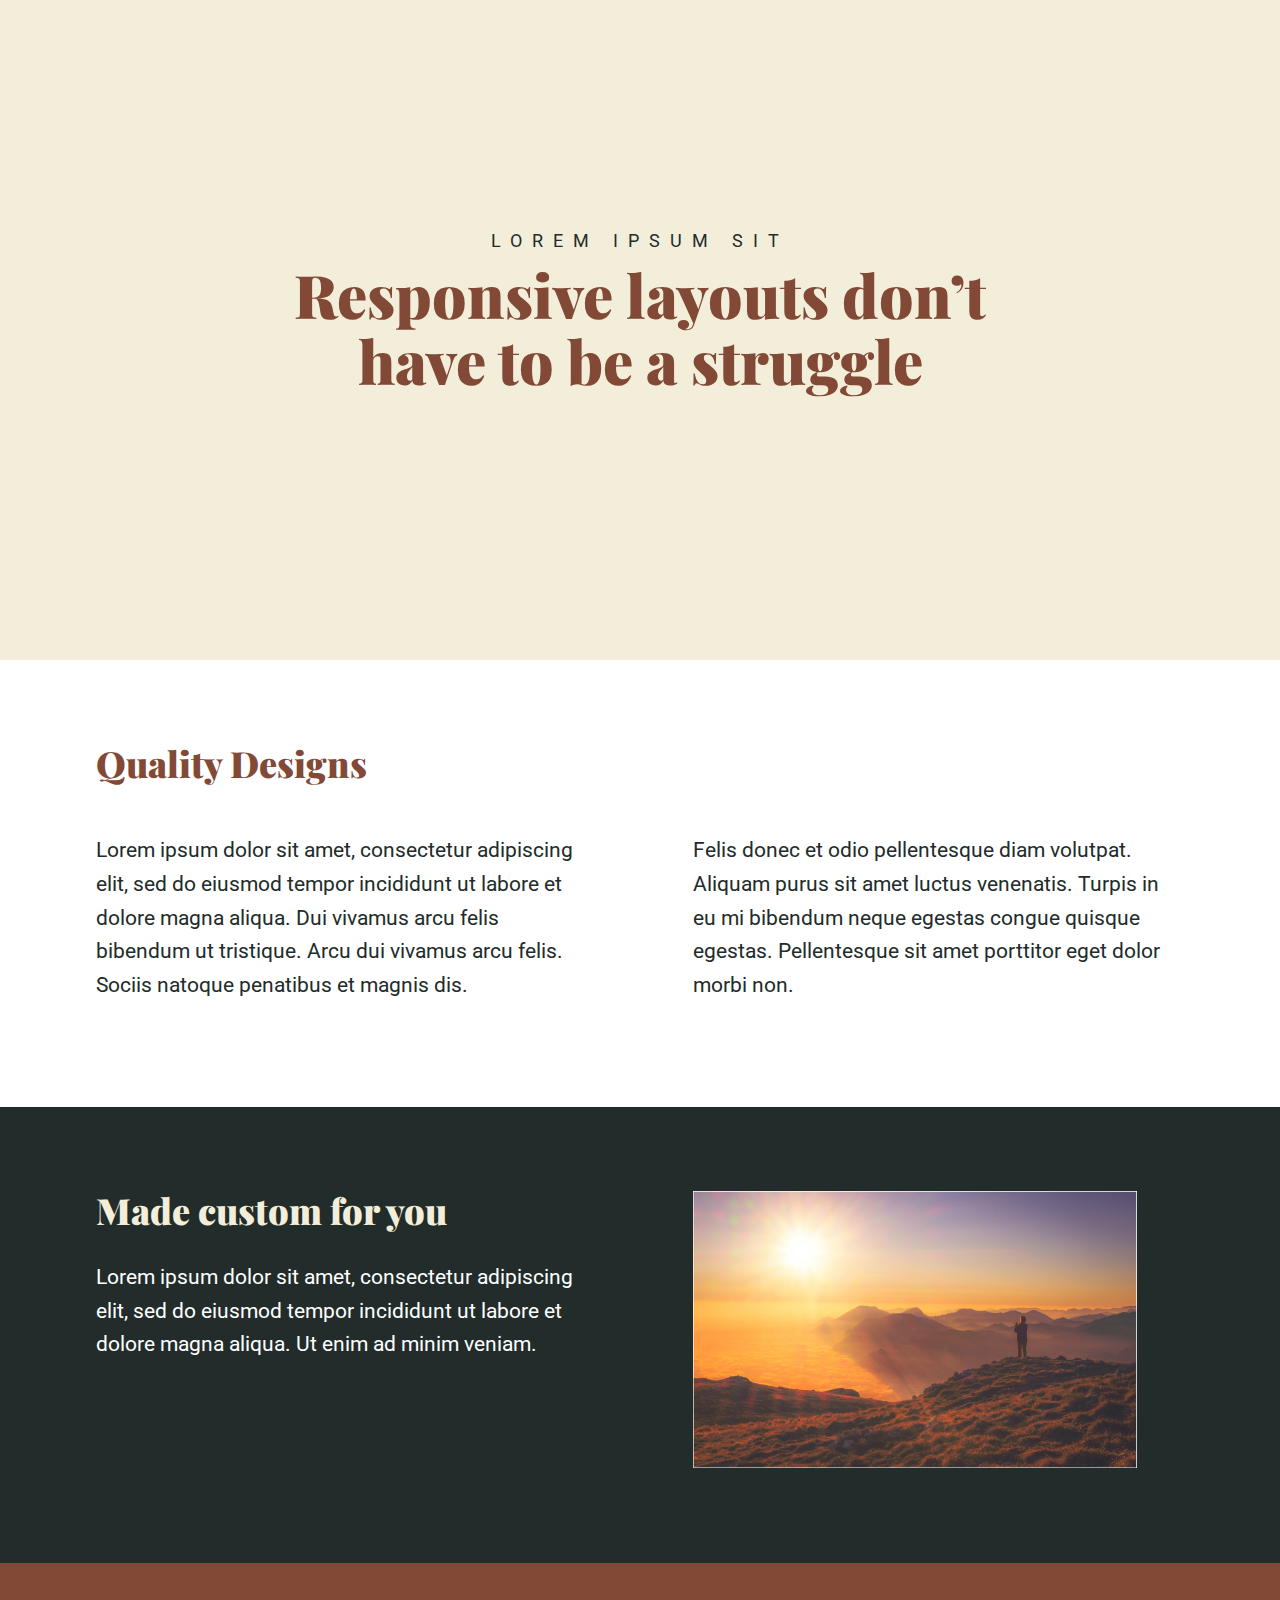
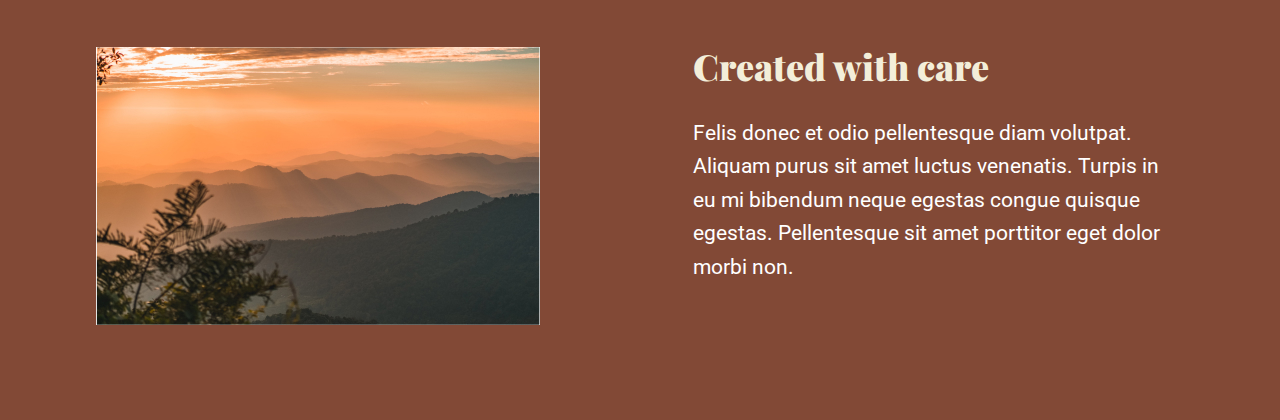
<file: Responsive Designs/Code/Kevin Powell Solution for challenge04/index.html>
<!DOCTYPE html>
<html lang="en">
<head>
    <meta charset="UTF-8">
    <meta name="viewport" content="width=device-width, initial-scale=1.0">
    <title>Conquering Responsive Layouts</title>
    <link href="https://fonts.googleapis.com/css2?family=Playfair+Display:wght@900&family=Roboto:wght@300;400&display=swap" rel="stylesheet"> 
    <link rel="stylesheet" href="style.css">
</head>
<body>
    <section class="intro">
        <div class="container">
            <p class="intro__text">lorem ipsum sit</p>
            <h1 class="intro__title">Responsive layouts don’t<br>
            have to be a struggle</h1>

        </div>
    </section>

    <section class="section-two">
        <div class="container">
            <h2 class="section-title section-title--dark">Quality Designs</h2>
            <div class="row">
                <div class="col">
                    <p>Lorem ipsum dolor sit amet, consectetur adipiscing elit, sed do eiusmod tempor incididunt ut labore et dolore magna aliqua. Dui vivamus arcu felis bibendum ut tristique. Arcu dui vivamus arcu felis. Sociis natoque penatibus et magnis dis. </p>
                </div>
                <div class="col">
                    <p>Felis donec et odio pellentesque diam volutpat. Aliquam purus sit amet luctus venenatis. Turpis in eu mi bibendum neque egestas congue quisque egestas. Pellentesque sit amet porttitor eget dolor morbi non.</p>
                </div>
            </div>
        </div>
    </section>

    <section class="section-three">
        <div class="container row">
            <div class="col">
                <h2 class="section-title">Made custom for you</h2>
                <p>Lorem ipsum dolor sit amet, consectetur adipiscing elit, sed do eiusmod tempor incididunt ut labore et dolore magna aliqua. Ut enim ad minim veniam.</p>
            </div>
            <div class="col">
                <img src="img/image-01.jpg" alt="a sunset over a mountain range">
            </div>
        </div>
    </section>

    <section class="section-four">
        <div class="container row">
            <div class="col">
                <img src="img/image-02.jpg" alt="a sunset over a mountain range with tree branches in the foreground">
            </div>
            <div class="col">
                <h2 class="section-title">Created with care</h2>
                <p>Felis donec et odio pellentesque diam volutpat. Aliquam purus sit amet luctus venenatis. Turpis in eu mi bibendum neque egestas congue quisque egestas. Pellentesque sit amet porttitor eget dolor morbi non.</p>
            </div>
        </div>
    </section>
</body>
</html>
</file>
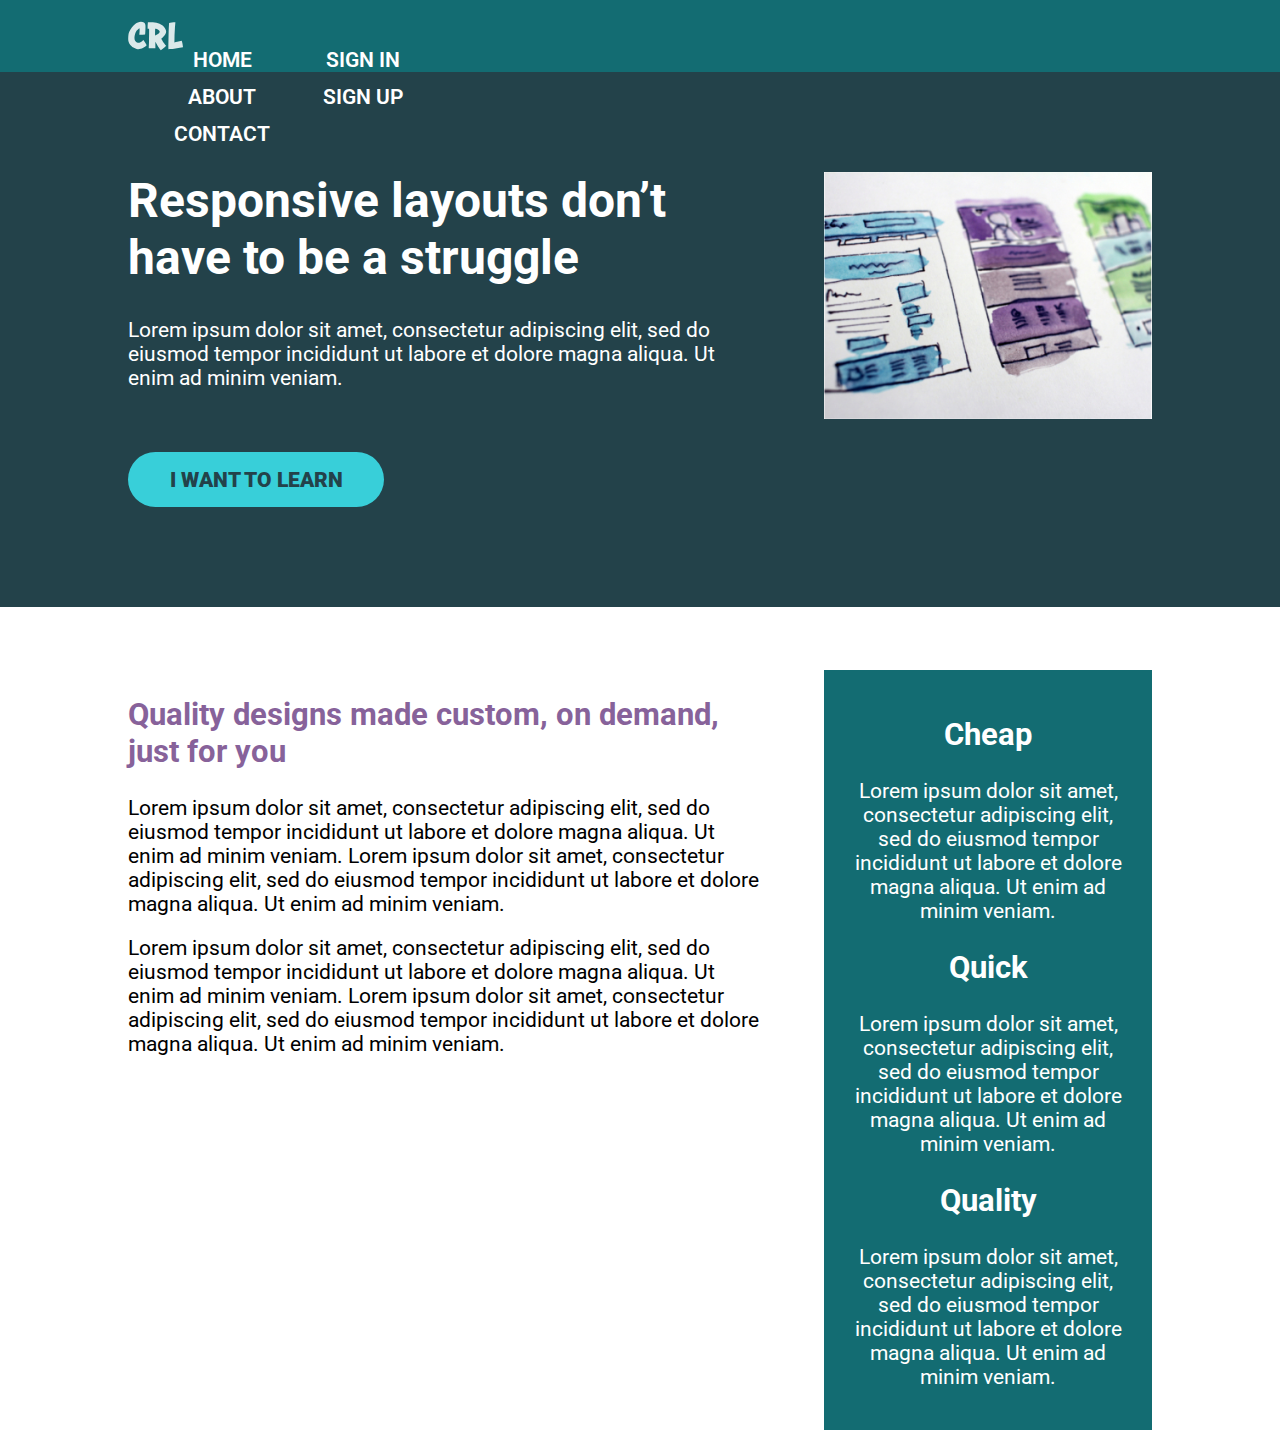
<file: Responsive Designs/Code/Mobile Nav challenge/index.html>
<!DOCTYPE html>
<html lang="en">
<head>
    <meta charset="UTF-8">
    <meta name="viewport" content="width=device-width, initial-scale=1.0">
    <title>Conquering Responsive Layouts</title>
    <link href="https://fonts.googleapis.com/css2?family=Roboto:wght@400;900&display=swap" rel="stylesheet"> 
    <link rel="stylesheet" href="style.css">
</head>
<body>
    <header> 
        <div class="container row">
            <button class="nav-toggle" aria-label="open navigation">
                <span class="hamburger"></span>
            </button>
            <a class="logo" href="#">
                <img src="img/logo.svg" alt="conquering responsive layouts">
            </a>
            <nav class="nav">
                <ul class="nav__list nav__list--primary">
                    <li class="nav__item"><a href="#" class="nav__link">Home</a></li>
                    <li class="nav__item"><a href="#" class="nav__link">About</a></li>
                    <li class="nav__item"><a href="#" class="nav__link">Contact</a></li>
                </ul>
                <ul class="nav__list nav__list--secondary">
                    <li class="nav__item"><a href="#" class="nav__link">Sign In</a></li>
                    <li class="nav__item"><a href="#" class="nav__link nav__link--button">Sign up</a></li>
                </ul>
            </nav>
        </div>
    </header>
    
    <section class="hero">
        <div class="container row">
            <div class="hero__text">
                <h1>Responsive layouts don’t have to be a struggle</h1>
                <p>Lorem ipsum dolor sit amet, consectetur adipiscing elit, sed do eiusmod tempor incididunt ut labore et dolore magna aliqua. Ut enim ad minim veniam.</p>
                <a href="#" class="btn">I want to learn</a>
            </div>
            <img src="img/hero-img.jpg" alt="UX design sketches" class="hero__img">
        </div>
    </section> 

    <main class="main container row">
            <section class="primary-content">
                <h2 class="section-title">Quality designs made custom, on demand, just for you</h2>
                <p>Lorem ipsum dolor sit amet, consectetur adipiscing elit, sed do eiusmod tempor incididunt ut labore et dolore magna aliqua. Ut enim ad minim veniam. Lorem ipsum dolor sit amet, consectetur adipiscing elit, sed do eiusmod tempor incididunt ut labore et dolore magna aliqua. Ut enim ad minim veniam.</p>
                <p>Lorem ipsum dolor sit amet, consectetur adipiscing elit, sed do eiusmod tempor incididunt ut labore et dolore magna aliqua. Ut enim ad minim veniam. Lorem ipsum dolor sit amet, consectetur adipiscing elit, sed do eiusmod tempor incididunt ut labore et dolore magna aliqua. Ut enim ad minim veniam.</p>
            </section>
            <aside class="sidebar">
                <h2 class="sidebar-title">Cheap</h2>
                <p>Lorem ipsum dolor sit amet, consectetur adipiscing elit, sed do eiusmod tempor incididunt ut labore et dolore magna aliqua. Ut enim ad minim veniam.</p>

                <h2 class="sidebar-title">Quick</h2>
                <p>Lorem ipsum dolor sit amet, consectetur adipiscing elit, sed do eiusmod tempor incididunt ut labore et dolore magna aliqua. Ut enim ad minim veniam.</p>

                <h2 class="sidebar-title">Quality</h2>
                <p>Lorem ipsum dolor sit amet, consectetur adipiscing elit, sed do eiusmod tempor incididunt ut labore et dolore magna aliqua. Ut enim ad minim veniam.</p>
            </aside>
    </main>

    <script src="main.js"></script>

</body>
</html>
</file>
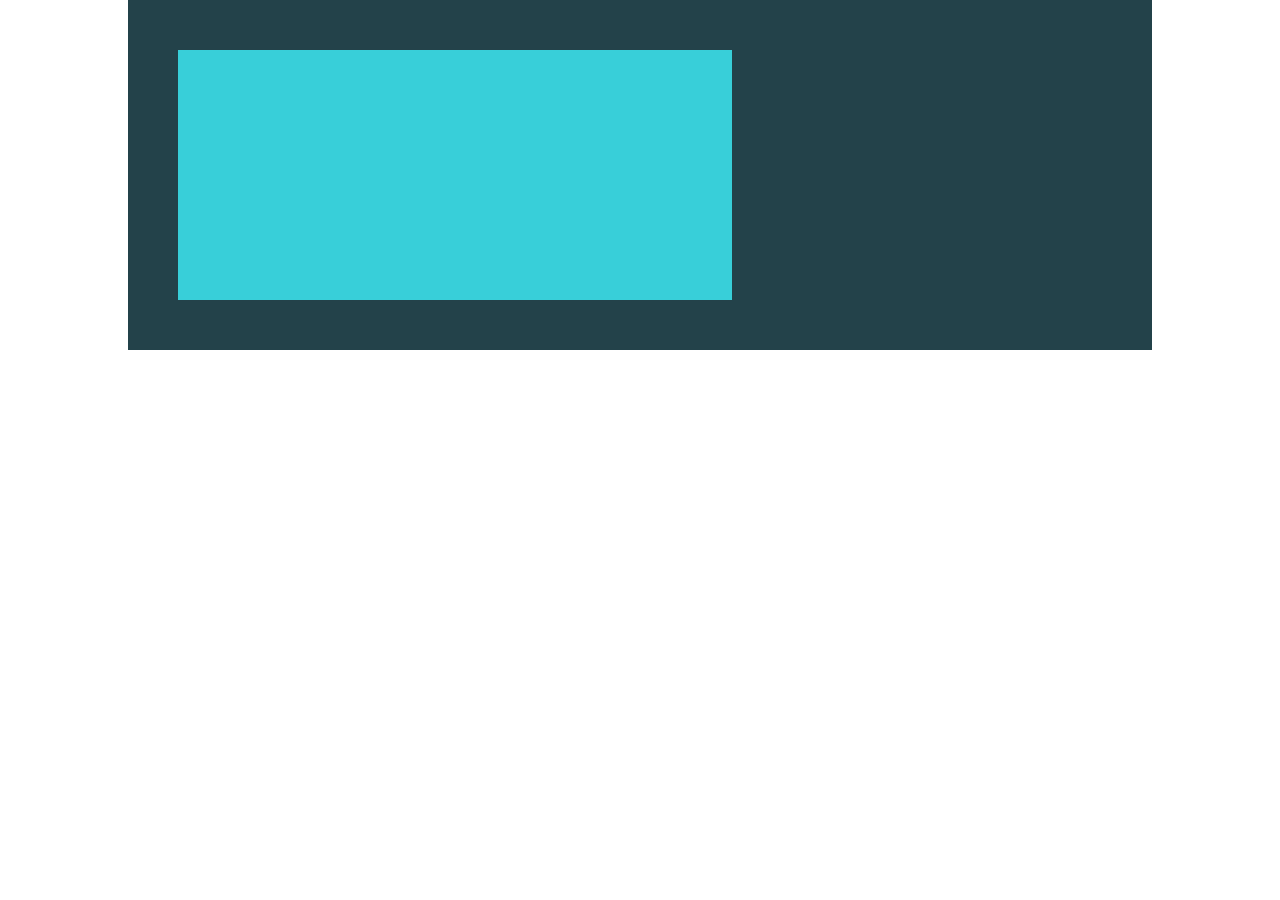
<file: Responsive Designs/Code/Teaching Code/index.html>
<!DOCTYPE html>
<html lang="en">
<head>
    <meta charset="UTF-8">
    <meta http-equiv="X-UA-Compatible" content="IE=edge">
    <meta name="viewport" content="width=device-width, initial-scale=1.0">
    <title>Document</title>
    <link rel="stylesheet" href="main.css">
</head>
<body>
    <div class="parent">
        <div class="child"></div>
    </div>
</body>
</html>
</file>
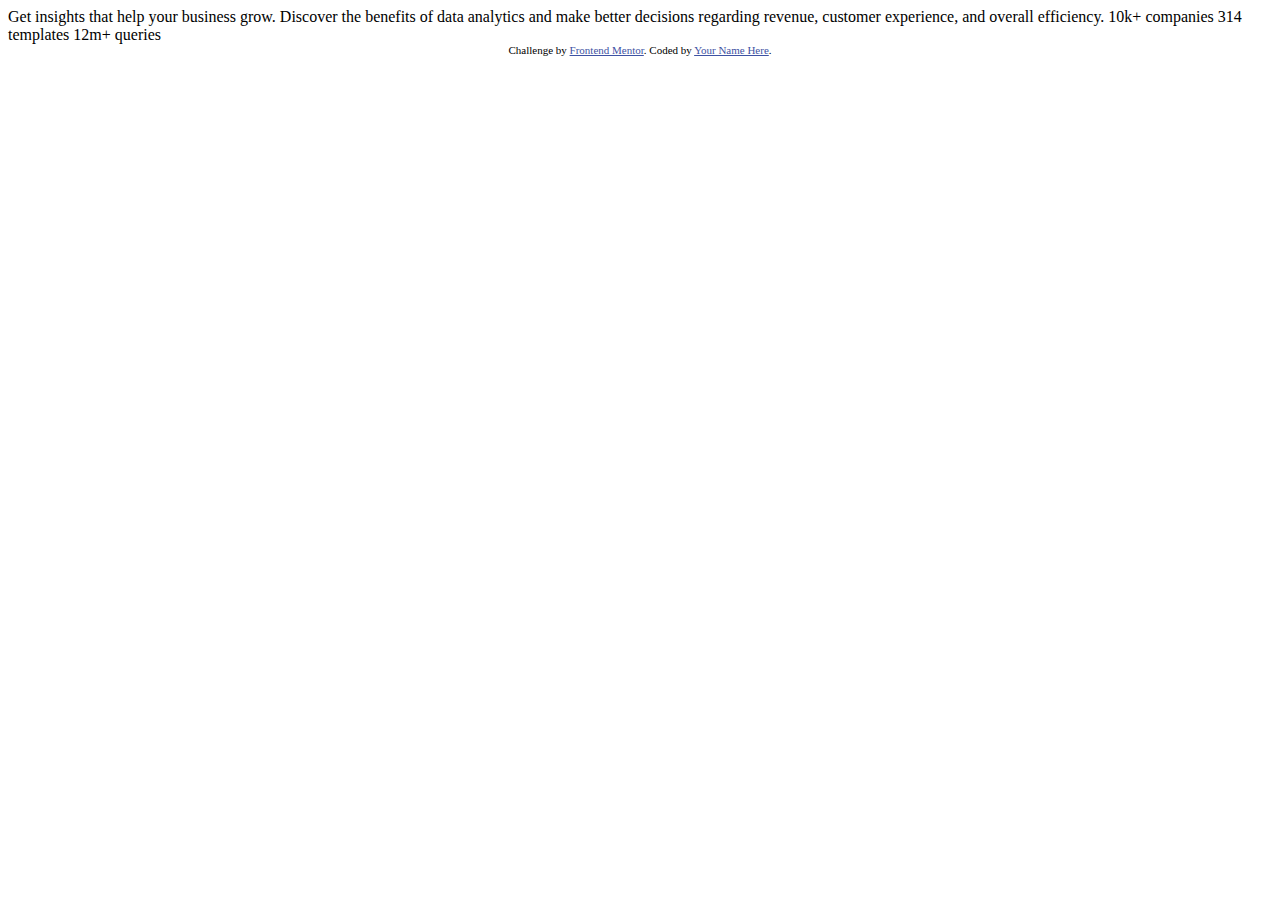
<file: Responsive Designs/FrontendIO Challenges/stats-preview-card-component-main/index.html>
<!DOCTYPE html>
<html lang="en">
<head>
  <meta charset="UTF-8">
  <meta name="viewport" content="width=device-width, initial-scale=1.0"> <!-- displays site properly based on user's device -->

  <link rel="icon" type="image/png" sizes="32x32" href="./images/favicon-32x32.png">
  
  <title>Frontend Mentor | Stats preview card component</title>

  <!-- Feel free to remove these styles or customise in your own stylesheet 👍 -->
  <style>
    .attribution { font-size: 11px; text-align: center; }
    .attribution a { color: hsl(228, 45%, 44%); }
  </style>
</head>
<body>

  Get insights that help your business grow.

  Discover the benefits of data analytics and make better decisions regarding revenue, customer 
  experience, and overall efficiency.

  10k+ companies
  314 templates
  12m+ queries

  <div class="attribution">
    Challenge by <a href="https://www.frontendmentor.io?ref=challenge" target="_blank">Frontend Mentor</a>. 
    Coded by <a href="#">Your Name Here</a>.
  </div>
</body>
</html>
</file>
<file: Responsive Designs/Code/adding media query/style.css>
*, *::before, *::after {
    box-sizing: border-box;
}

body {
    margin: 0;
    font-family: 'Roboto', sans-serif;
    font-size: 1.3rem;
}

img {
    max-width: 100%;
}

h1 {
    font-size: 3rem;
    margin-top: 0;
}

.section-title {
    color: #87629A;
}

.btn {
    display: inline-block;
    text-decoration: none;
    text-transform: uppercase; 
    color: #23424A;
    font-weight: 900;
    background-color: #38CFD9;
    padding: .75em 2em;
    border-radius: 100px;
}

.btn:hover,
.btn:focus {
    opacity: .75; 
}

.container {
    width: 80%;
    max-width: 1100px;
    margin: 0 auto;
}

.row {
    display: flex;
    justify-content: space-between;
}

.col {
    /* these are now flex items */
    width: 100%;
}

.col + .col {
    margin-left: 30px;
}


header {
    background: #136c72;
    padding: 1em 0;
}
.logo{
    display: flex;
    align-items: center;
    margin-right: 1em;
}
.nav{
    display: flex;
    justify-content: space-between;
    align-items: center;
    flex-grow: 1;
}
.nav__list {
    margin: 0;
    padding: 0;
    list-style: none;
    display: flex;
}
.nav__item + .nav__item{
    margin-left: 1em;
}
.nav__link {
    color: #fff;
    text-decoration: none;
    text-transform: uppercase;;
}

.nav__link--button {
    background: #fff;
    color: #136c72;
    padding: .25em 1em;
    border-radius: 10em;
}

.nav__link:hover {
    opacity: .75;
}


.hero {
    padding: 100px 0;
    background-color: #23424A;
    color: #FFF;
}

.hero__text { 
    width: 62%;
}

.hero__img {
    width: 32%;
    align-self: flex-start;
}

.hero p {
    margin-bottom: 3em;
}

.main {
    margin-top: 3em;
}

.primary-content {
    width: 62%;
}

.sidebar {
    width: 32%;
    padding: 1em;
    text-align: center;
    color: #fff;
    background-color: #136c72;
}

@media (max-width:600px){
    .row{
        display: block;
    }
    .hero__text,.hero__img,.sidebar,
    .primary-content{
        width: 100%;
    }
    .hero__img{
        margin-top: 1em;
    }
}
</file>
<file: Responsive Designs/Code/challenge01/style.css>
/* INSTRUCTIONS
 *
 * 1) Limit the total width of
 *    the .intro-conent to about half
 *    of it's parent
 *
 * 2) Stop the text from overflowing
 *    out the bottom at small screen
 *    widths
 *
 * You may modify the HTML if needed
 *
 */

* {
  box-sizing: border-box;
}

body {
  margin: 0;
  font-family: sans-serif;
}

.container {
  background: #23424a;
  color: white;

  width: 80%;
  margin: 0 auto;

  padding: 2em;
}
</file>
<file: Responsive Designs/Code/challenge02/style.css>
* {
  box-sizing: border-box;
}

body {
  margin: 0;
  font-family: sans-serif;
}

.container {
  width: 80%;
  max-width: 750px;
  width: 50%;
  margin: 0 auto;
}

.intro-content {
  width: 50%;
}
.intro{
  width: 100%;  
  background: #23424a;
  color: white;
  padding: 50px 0;
}
</file>
<file: Responsive Designs/Code/challenge03/main.css>
*,*::after,*::before{
    box-sizing: border-box;
}
body{
    margin: 0;
    font-family: 'Roboto', sans-serif;
    font-size: 1.3rem;
}
.main-body{
    padding: 6em 0;
    background-color: #23424A;
    color: #FFF;
}
.container {
    width: 80%;
    max-width: 1100px;
    margin: 0 auto;
}
.main-body__text{
    width: 70%;
}
.container h1{
    font-size: 3rem;
}
.container p{
    margin-bottom: 3em;
}
.btn{
    display: inline-block;
    background-color: #38CFD9;
    padding: 0.75em 2em;
    color: #23424A;
    text-transform: uppercase;
    text-decoration: none;
    font-weight: 800;
    border-radius: 100px;
}  
.btn:hover,
.btn-focus{
    opacity: 0.75;
}
</file>
<file: Responsive Designs/Code/Final Challenge/style.css>
*,*::after,*::before{
    box-sizing: border-box;
}
body{
    margin: 0;
    padding: 0;
    font-family: 'Montserrat', sans-serif;
    font-size: 1.125rem;
}
img{
    max-width: 100%;
}
.container{
    max-width: 1200px;
    margin: 0 auto;
    padding: 3em;
}
header{
    background-color: #2e323f;
    text-align: center;
}

h1,h2,h3{
    font-family: 'Oswald', sans-serif;
}
li{
    list-style: none;
    margin-bottom: 1rem;
}
a{
    text-decoration: none;
}
.nav__link{
    text-decoration: none;
    text-transform: uppercase;
    font-family: 'Oswald', sans-serif;
    color: #fff;
}
.nav__link:hover {
    opacity: .75;
}

.nav__link--btn{
    background-color: #a59678;
    border-radius: 100px;
    padding: 0.5rem 1rem;
}
.section__one{
    background-color: #3b4050;
    color: #fff;
}
.section__one__title{
    font-family: 'Oswald', sans-serif;
    font-size: 2.5rem;
}
.section__one__title--textChange{
    color: #a59678;
}
.section__one__content{
    margin: auto 0;
}
.section__one--btn{
    font-family: 'Oswald', sans-serif;
    background-color: #a59678;
    border-radius: 100px;
    text-transform: uppercase;
    padding: 0.5rem 1rem;
    cursor: pointer;
}
.section__one--btn:hover{
    opacity: 0.75;
}

.section__two{
    background-color: #f1f1f1;
}
.section__two__content{
    text-align: center;
}
.section__two__content h3{
    font-size: 1.6rem;
    color: #a59678;
}
.section__two__content p{
    font-size: 1rem;
}

main{
    margin-bottom: 3rem;
}

.section__three__main__content h2{
    font-size: 2rem;
    color: #a59678;
}
.section__three__main__content p{
    font-size: 1rem;
}
.section__three__aside__content{
    text-align: center;
    background-color: #2e323f;
    color: white;
    padding: 1rem;
    margin-bottom: 1rem;
}

.footer__container{
    background-color: #3b4050;
    color: #fff;
}
.footer__container__title h1{
    font-size: 2rem;
    text-align: center;
}
.footer__container__content h3{
    font-size: 1.5rem;
    color: #a59678;
}
.footer__container__content .nav__link{
    font-family: 'Montserrat', sans-serif;
    font-size: 0.8rem;
}
.footer__nav__link{
    color: white;
}
@media (min-width:700px) {
    .row{
        display: flex;
        gap: 1rem;
    }
    
}
</file>
<file: Responsive Designs/Code/Flex box Image Adding/main.css>
*,*::after,*::before{
    box-sizing: border-box;
}
body{
    margin: 0;
    font-family: 'Roboto', sans-serif;
    font-size: 1.3rem;
}
img{
    max-width: 100%;
}
.main-body{
    padding: 6em 0;
    background-color: #23424A;
    color: #FFF;
}
.container {
    width: 80%;
    max-width: 1100px;
    margin: 0 auto;
}
.row{
    display: flex;
    flex-direction: row;
}

.main-body__text{
    width: 70%;
}
.container h1{
    font-size: 3rem;
}
.container p{
    margin-bottom: 3em;
}
.btn{
    display: inline-block;
    background-color: #38CFD9;
    padding: 0.75em 2em;
    color: #23424A;
    text-transform: uppercase;
    text-decoration: none;
    font-weight: 800;
    border-radius: 100px;
}  
.btn:hover,
.btn-focus{
    opacity: 0.75;
}
</file>
<file: Responsive Designs/Code/Flex box/main.css>
*,*::after,*::before{
    box-sizing: border-box;
}
body{
    margin: 0;
    font-family: 'Roboto', sans-serif;
    font-size: 1.3rem;
}
.main-body{
    padding: 6em 0;
    background-color: #23424A;
    color: #FFF;
}
.container {
    width: 80%;
    max-width: 1100px;
    margin: 0 auto;
}
.row{
    display: flex;
    flex-direction: row;
}
.col{
    width: 100%;
}
.col+.col{
    margin-left:1em;
    
}
.main-body__text{
    width: 70%;
}
.container h1{
    font-size: 3rem;
}
.container p{
    margin-bottom: 3em;
}
.btn{
    display: inline-block;
    background-color: #38CFD9;
    padding: 0.75em 2em;
    color: #23424A;
    text-transform: uppercase;
    text-decoration: none;
    font-weight: 800;
    border-radius: 100px;
}  
.btn:hover,
.btn-focus{
    opacity: 0.75;
}
</file>
<file: Responsive Designs/Code/flexbox challenge01/style.css>
*, *::before, *::after {
    box-sizing: border-box;
}

body {
    margin: 0;
    font-family: 'Roboto', sans-serif;
    font-size: 1.3rem;
}

h1 {
    font-size: 3rem;
}

.container {
    width: 80%;
    max-width: 1100px;
    margin: 0 auto;
}

.row {
    display: flex;
    gap: 1em;
}

.col {
    width: 100%;
    text-align: center;
}
.accent-text{
    color: #87629A;
}
.main-body {
    padding: 100px 0;
    background-color: #23424A;
    color: #FFF;
}
.section-three-cols{
    padding: 3em 0;
    margin: 0 auto;
}
.main-body__text {
    width: 60%;
}

.main-body p {
    margin-bottom: 3em;
}

.btn {
    display: inline-block;
    text-decoration: none;
    text-transform: uppercase; 
    color: #23424A;
    font-weight: 900;
    background-color: #38CFD9;
    padding: .75em 2em;
    border-radius: 100px;
}

.btn:hover,
.btn:focus {
    opacity: .75; 
}
.section-two-cols{
    background-color: #136C72;
    color: white;
    padding: 3em 0;
}
</file>
<file: Responsive Designs/Code/flexbox challenge02/style.css>
*, *::before, *::after {
    box-sizing: border-box;
}

body {
    margin: 0;
    font-family: 'Roboto', sans-serif;
    font-size: 1.3rem;
}

img {
    max-width: 100%;
}

h1 {
    font-size: 3rem;
    margin-top: 0;
}
.btn {
    display: inline-block;
    text-decoration: none;
    text-transform: uppercase; 
    color: #23424A;
    font-weight: 900;
    background-color: #38CFD9;
    padding: .75em 2em;
    border-radius: 100px;
}

.btn:hover,
.btn:focus {
    opacity: .75; 
}

.container {
    width: 80%;
    max-width: 1100px;
    margin: 0 auto;
}

.row {
    display: flex;
    justify-content: space-between;
}

.col {
    width: 100%;
}
.head_color{
    color: #87629A;
}


.hero {
    padding: 100px 0;
    background-color: #23424A;
    color: #FFF;
}

.hero__text { 
    width: 62%;
}

.hero__img {
    width: 32%;
    align-self: flex-start;
}

.hero p {
    margin-bottom: 3em;
}
.section{
    background-color: white;
    margin-top: 3em;
}
.section__body{
    width: 60%;
}
.section__article__right{
    flex-direction: column;
    width: 35%;
    padding: 1em;
    color: white;
    text-align: center;
    background-color: #136C72;
}

.section__color__font{
    color:#3A3A3A;
    font-family: 'Roboto', sans-serif;
    font-size: 1rem;
}
</file>
<file: Responsive Designs/Code/flexbox challenge04/style.css>
*{
    margin: 0;
    padding: 0;
    box-sizing: border-box;
}
img{
    max-width: 100%;
}
h1{
    font-family: 'Playfair Display', serif;
    font-size: 3rem; 
}
h2{
    padding-bottom: 1em;
    font-family: 'Playfair Display', serif;
    font-size: 2rem;
}
p{
    font-family: 'Roboto', sans-serif;
    font-size: 1rem;
}
.container{
    padding: 3em;
    margin: 0 auto;
    max-width: 1128px;
}
.container__length{
    min-height: 660px;
}
.row{
    display: flex;
}


.header{
    background-color: #f3eed9;
    
}
.header__row{
    flex-direction: column;
    align-items: center;
    margin: 12em 0;
}
.header__text{
    text-transform: uppercase;
    font-weight: 300;
}
.header__title{
    color: #824936;
}
.quality__design-content{
    flex-direction: column;
    margin-bottom: 5em;
}
.quality__design__title{
    margin: 0 auto;
    font-family: 'Playfair Display', serif;
    color: #824936;
}
.quality__design__text{
    justify-content: space-between;
    font-family: 'Roboto', sans-serif;
    font-size: 21px;
    font-weight: 400;
}
.quality__design__text--primary{
    width: 45%;
}
.quality__design__text--secondary{
    width: 45%;
}
.custom__article{
    background-color: #222C2A;
}
.custom__article__container{
    justify-content: space-between;
}
.custom__article__content{
    color: white;
    width: 40%;
}
.custom__article__image{
    width: 50%;
}
.footer__created{
    background-color: #824936;
}
.footer__created__with__care{
    justify-content: space-between;
}
.footer__created__with__care__img{
    width: 40%;
}
.footer__created__with__care__content{
    width: 50%;
    color: white;
}
</file>
<file: Responsive Designs/Code/Kevin Powell Solution for challenge04/style.css>
*, *::before, *::after {
    box-sizing: border-box;
}

/* 

font-family: 'Roboto', sans-serif;
font-family: 'Playfair Display', serif;

*/

body {
    margin: 0;
    font-family: 'Roboto', sans-serif;
    font-size: 1.3125rem;
    line-height: 1.6;
    color: #222C2A;
}

img {
    max-width: 100%;
}

h1, h2 {
    font-family: 'Playfair Display', serif;
    font-weight: 900;
    margin-top: 0;
    line-height: 1.1;
}

section {
    padding: 4em 0;
}

.container {
    width: 85%;
    margin: 0 auto;
    max-width: 1128px;
}

.section-title {
    font-size: 2.25rem;
    color: #F3EED9;
}

.section-title--dark {
    color: #824936;
}

.intro {
    background: #F3EED9;
    text-align: center;
    color: #824936;
    min-height: 660px;

    display: flex;
    align-items: center;
}

.intro__text {
    text-transform: uppercase;
    letter-spacing: 10px;
    font-size: 1.125rem;
    color: #222C2A;
    margin: 0 0 .25em;
}

.intro__title {
    font-size: 3rem;
}

.section-three {
    background-color: #222C2A;
    color: #fff;
}

.section-four {
    background-color: #824936;
    color: #fff;
}

@media (min-width: 800px) {
    .row {
        display: flex;
    }

    .col {
        width: 100%;
    }

    .col + .col {
        margin-left: 5em;
    }

    .intro__title {
        font-size: 3.75rem;
    }
}
</file>
<file: Responsive Designs/Code/Mobile Nav challenge/style.css>
/* Challenge

   Make the navigation layout work
   on both mobile and large screens.

   Mobile-first, so mobile styles first,
   then add the large screen styles
   inside the existing media query

*/

*, *::before, *::after {
    box-sizing: border-box;
}

body {
    margin: 0;
    font-family: 'Roboto', sans-serif;
    font-size: 1.3rem;
}

img {
    max-width: 100%;
}

h1 {
    font-size: 3rem;
    margin-top: 0;
}

.section-title {
    color: #87629A;
}

.btn {
    display: inline-block;
    text-decoration: none;
    text-transform: uppercase; 
    color: #23424A;
    font-weight: 900;
    background-color: #38CFD9;
    padding: .75em 2em;
    border-radius: 100px;
}

.btn:hover,
.btn:focus {
    opacity: .75; 
}

.container {
    width: 80%;
    max-width: 1100px;
    margin: 0 auto;
    /* added for nav-toggle positioning */
    position: relative;
}

header {
    background: #136c72;
    padding: 1em 0;
    text-align: center;
}

.nav {
    width: 100%;
}
.nav__item{
    list-style: none;
    padding: 0.4rem;
    text-transform: uppercase;
    font-weight: 600;
}
.nav__link{
    text-decoration: none;
    color: #fff;
}

.nav-toggle {
    cursor: pointer;
    border: 0;
    width: 3em;
    height: 3em;
    padding: 0em;
    border-radius: 50%;
    background: #072A2D;
    color: white;
    transition: opacity 250ms ease;
    
    position: absolute;
    left: 0;
}

.nav-toggle:focus,
.nav-toggle:hover {
    opacity: .75;
}

.hamburger {
    width: 50%;
    position: relative;
}

.hamburger,
.hamburger::before,
.hamburger::after {
    display: block;
    margin: 0 auto;
    height: 3px;
    background: white;
}

.hamburger::before,
.hamburger::after {
    content: '';
    width: 100%;
}

.hamburger::before {
    transform: translateY(-6px);
}

.hamburger::after {
    transform: translateY(3px);
}

/* made changes here from video
   to make it more accessible.
   
   Works the same :) */
.nav {
    visibility: hidden;
    height: 0;
    position: absolute;
}

.nav--visible {
    visibility: visible;
    height: auto;
    position: relative;
} 


.logo {
    height: 30px;
}


.hero {
    padding: 100px 0;
    background-color: #23424A;
    color: #FFF;
}

.hero__img {
    margin-top: 2em;
}


.hero p {
    margin-bottom: 3em;
}

.main {
    margin-top: 3em;
}


.sidebar {
    padding: 1em;
    text-align: center;
    color: #fff;
    background-color: #136c72;

}



@media (min-width: 800px) {

    
    .nav-toggle {
        display: none;
    }

    .nav {
        visibility: visible;
        display: flex;
        height: auto;
    }

    .row {
        display: flex;
        justify-content: space-between;

    }

    .hero__text {
        width: 62%;
    }
    
    .hero__img {
        width: 32%;
        align-self: flex-start;
        margin: 0;
    }
    
    .primary-content {
        width: 62%;
    }

    .sidebar {
        width: 32%;
    }
    
    
}
</file>
<file: Responsive Designs/Code/Teaching Code/main.css>
*{
    box-sizing: border-box;
}
body{
    margin: 0;
}
.parent{
    background-color: #23424A;
    padding: 50px;
    width: 80%;
    margin: 0 auto;
}
.child{
    height: 250px;
    background-color: #38CFD9;
    width: 60%;
}
</file>
